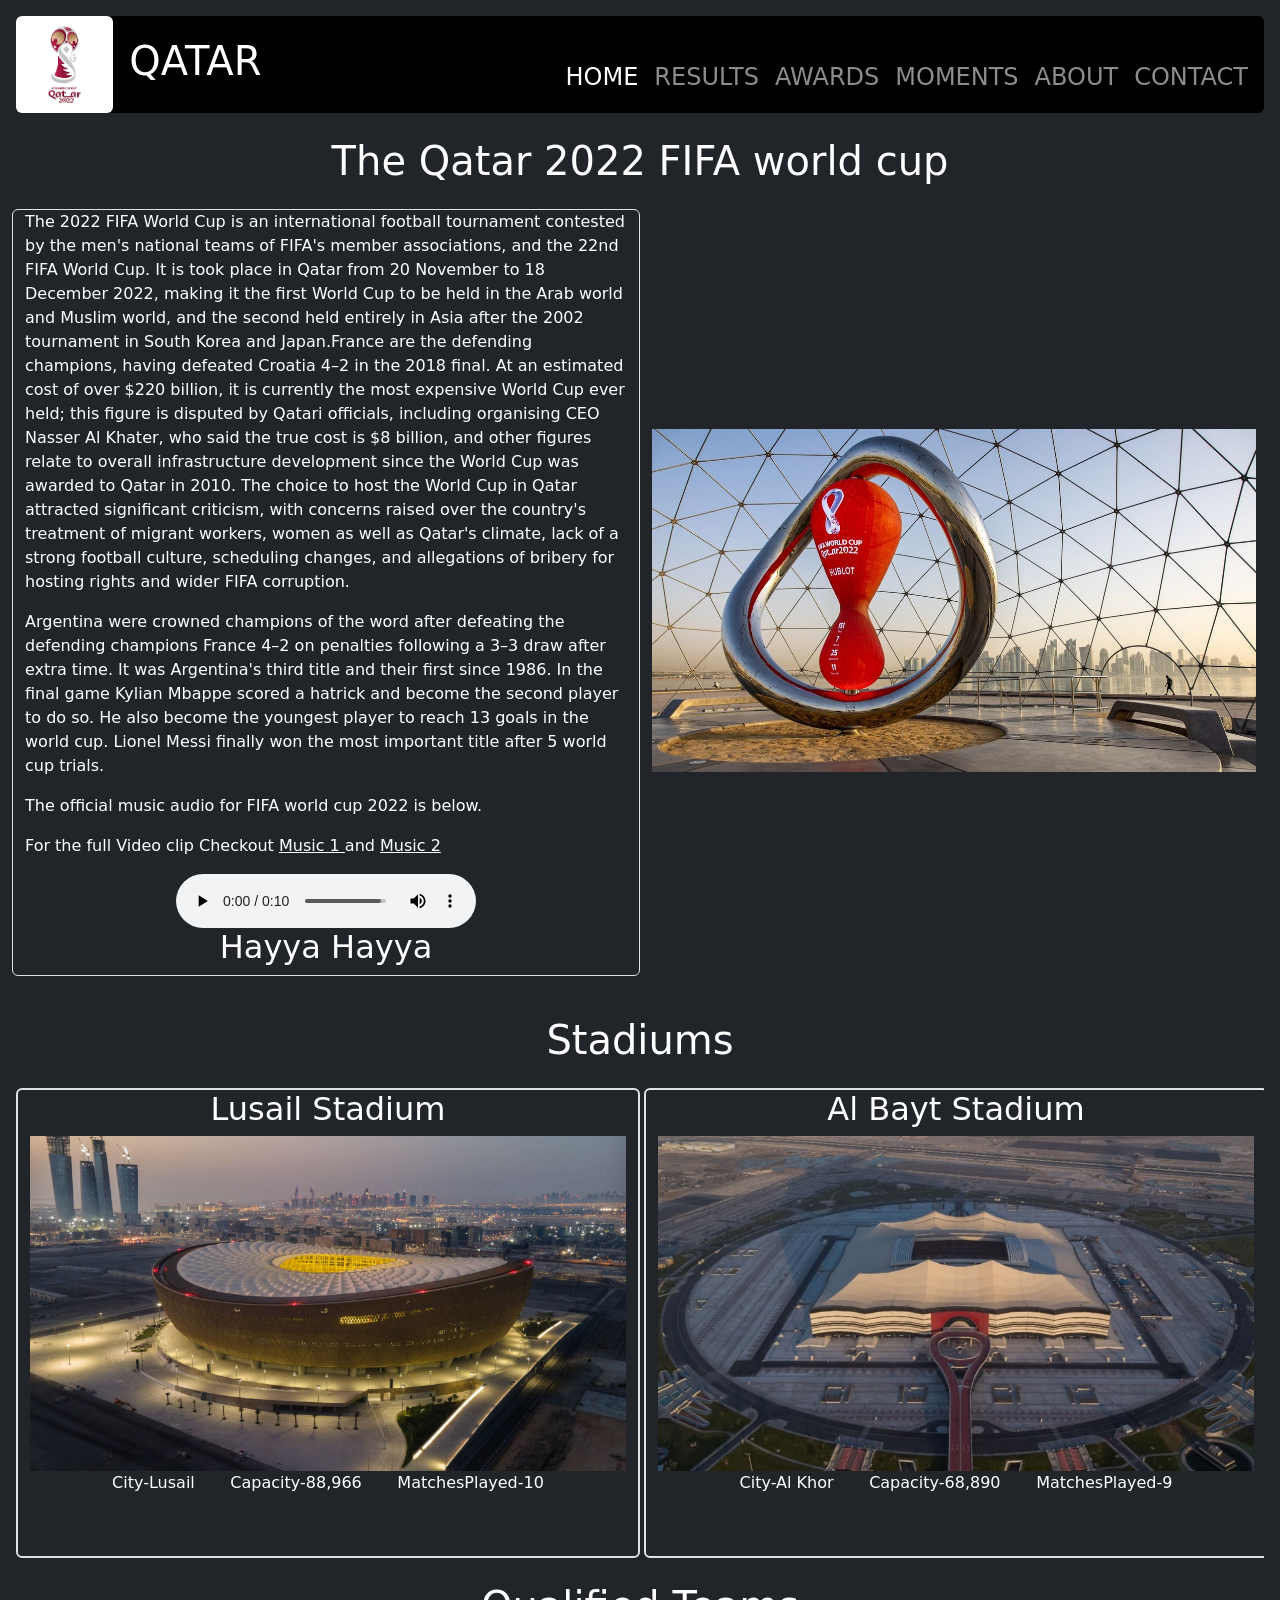
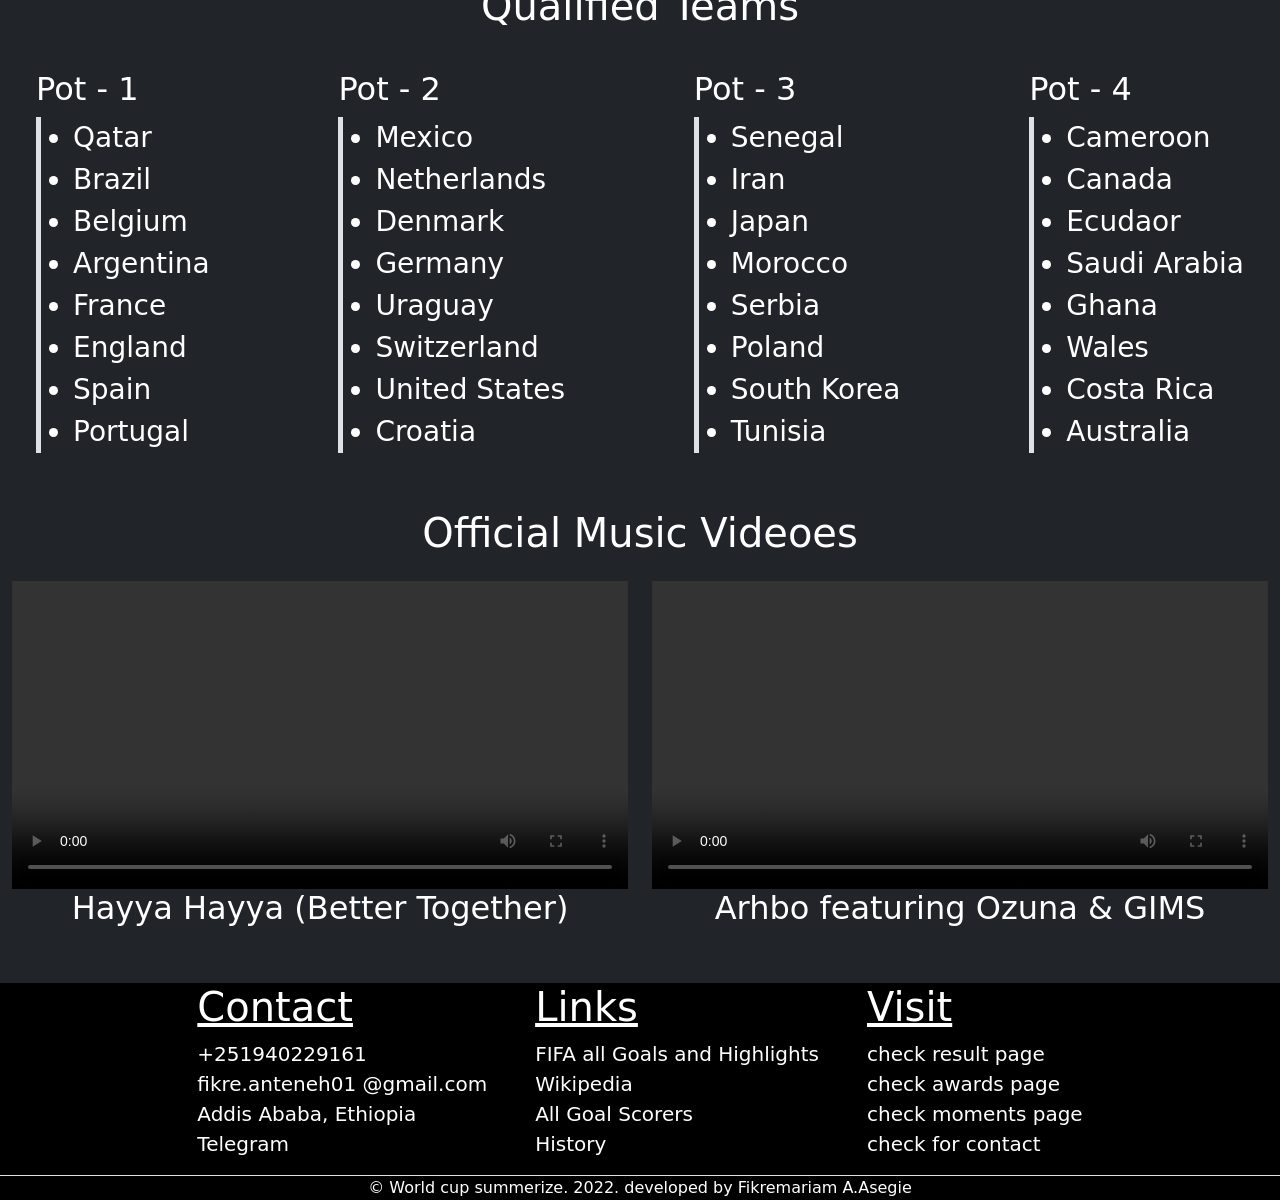
<file: index.html>
<!DOCTYPE html>
<html lang="en">
<head>
    <meta charset="UTF-8">
    <meta http-equiv="X-UA-Compatible" content="IE=edge">
    <meta name="viewport" content="width=device-width, initial-scale=1.0">
    <title>Home</title>
    <link rel="icon" href="images/cup.png">
    <link rel="stylesheet" href="bootstrap/css/bootstrap.min.css">
</head>
<body class="bg-dark text-white">
    <header class="navbar navbar-dark navbar-expand-lg bg-body-tertiary bg-black p-0 m-3 rounded d-flex align-items-center position-relative">     
        <div class="navbar-brand d-flex align-items-center p-0 m-0">
            <img class="img-fluid rounded w-25" src="../images/cup.png" alt="Logo for qatar world cup">
            <h1 class="mx-3"> QATAR  </h1>
        </div>

        <button class="navbar-toggler position-absolute end-0 top-0 my-3 mx-1" type="button" data-bs-toggle="collapse" data-bs-target="#navbarNav" aria-controls="navbarNav" aria-expanded="false" aria-label="Toggle navigation">
            <span class="navbar-toggler-icon"></span>
        </button>

        <nav class="collapse navbar-collapse justify-content-end m-0" id="navbarNav">
            <menu class="navbar-nav fs-4 p-2">
                <li class="nav-item"><a class="nav-link  active" href="index.html">HOME</a></li>
                <li class="nav-item"><a class="nav-link" href="html/result.html">RESULTS</a></li>
                <li class="nav-item"><a class="nav-link" href="html/awards.html">AWARDS</a></li>
                <li class="nav-item"><a class="nav-link" href="html/moments.html">MOMENTS</a></li>
                <li class="nav-item"><a class="nav-link" href="html/about.html">ABOUT</a></li>
                <li class="nav-item"><a class="nav-link" href="html/contact.html">CONTACT</a></li>
            </menu>
        </nav>
    </header>

    <main>
        <section class="m-4">
            <h1 class="text-center my-4">The Qatar 2022 FIFA world cup </h1>
            <div class="row">
                <article class="col-md-12 col-lg-6 border border-1 mb-3 rounded">
                    <p>
                        The 2022 FIFA World Cup is an international football tournament contested by the men's national teams of FIFA's member associations, and the 22nd FIFA World Cup. It is took place in Qatar from 20 November to 18 December 2022, making it the first World Cup to be held in the Arab world and Muslim world, and the second held entirely in Asia after the 2002 tournament in South Korea and Japan.France are the defending champions, having defeated Croatia 4–2 in the 2018 final. At an estimated cost of over $220 billion, it is currently the most expensive World Cup ever held; this figure is disputed by Qatari officials, including organising CEO Nasser Al Khater, who said the true cost is $8 billion, and other figures relate to overall infrastructure development since the World Cup was awarded to Qatar in 2010. The choice to host the World Cup in Qatar attracted significant criticism, with concerns raised over the country's treatment of migrant workers, women  as well as Qatar's climate, lack of a strong football culture, scheduling changes, and allegations of bribery for hosting rights and wider FIFA corruption. 
                    </p>
                    <p>
                        Argentina were crowned champions of the word after defeating the defending champions France 4–2 on penalties following a 3–3 draw after extra time. It was Argentina's third title and their first since 1986. In the final game Kylian Mbappe scored a hatrick and become the second player to do so. He also become the youngest player to reach 13 goals in the world cup. Lionel Messi finally won the most important title after 5 world cup trials.
                    </p>
                    <p>The official music audio for FIFA world cup 2022 is below.</p>
                    <p>For the full Video clip Checkout <a class="text-white" href="#music1"> Music 1 </a> and <a class="text-white" href="#music2"> Music 2 </a></p>
                    <div class="d-flex flex-column align-items-center" >
                        <audio class="mw-100" controls>
                            <source src="audios/audio.mp3" type="audio/mp3">
                            <track src="audios/audio.vtt" label="English" kind="captions" srclang="en-us" default >
                        </audio>
                        <h2>Hayya Hayya</h2>
                    </div>
                </article>
                <div class="col-md-12 col-lg-6 d-flex align-items-center">
                    <img class="img-fluid" src="images/intro2.jpg" alt="Statue of the world cup in Doha">
                </div>
            </div>
        </section>
        <section class="m-3">
            <h1 class="text-center my-4"> Stadiums</h1>
            <div class="w-100 mx-auto row justify-content-start flex-nowrap overflow-auto gap-1">
                <div class="col-lg-6 col-md-9 col-sm-11 text-center border border-2 rounded">
                    <h2>Lusail Stadium</h2>
                    <figure>
                        <img class="img-fluid w-100"src="images/Lusail Stadium.jpg" alt="Lusail Stadium picture in the city of Lusail">
                        <figcaption>City-Lusail &nbsp&nbsp&nbsp&nbsp&nbsp Capacity-88,966 &nbsp&nbsp&nbsp&nbsp&nbsp MatchesPlayed-10</figcaption>
                    </figure>
                </div>
                <div class="col-lg-6 col-md-9 col-sm-12 text-center border border-2 rounded">
                    <h2>Al Bayt Stadium</h2>
                    <figure>
                        <img class="img-fluid w-100" src="images/Al Bayt Stadium.jpg" alt="Al Bayt Stadium pictures in the city of Al Khor">
                        <figcaption>City-Al Khor  &nbsp&nbsp&nbsp&nbsp&nbsp Capacity-68,890 &nbsp&nbsp&nbsp&nbsp&nbsp MatchesPlayed-9</figcaption>
                    </figure>
                </div >
                <div class="col-lg-6 col-md-9 col-sm-12 text-center border border-2 rounded">
                    <h2>Education City Stadium</h2>
                    <figure>
                        <img class="img-fluid w-100" src="images/Education City Stadium.jpg" alt="Education City Stadium picture in the city of Education">
                        <figcaption>City-Education City &nbsp&nbsp&nbsp&nbsp&nbsp Capacity-44,667 &nbsp&nbsp&nbsp&nbsp&nbsp MatchesPlayed-8</figcaption>
                    </figure>
                </div >
                <div class="col-lg-6 col-md-9 col-sm-12 text-center border border-2 rounded">
                    <h2>Al Thumama Stadium</h2>
                    <figure>
                        <img class="img-fluid w-100" src="images/Al Thumama Stadium.jpg" alt="Al Thumama Stadium picture in the city of Doha">
                        <figcaption>City-Doha &nbsp&nbsp&nbsp&nbsp&nbsp Capacity-44,400 &nbsp&nbsp&nbsp&nbsp&nbsp MatchesPlayed-8</figcaption>
                    </figure>
                </div>
                <div class="col-lg-6 col-md-9 col-sm-12 text-center border border-2 rounded">
                    <h2>Ahmad Bin Ali Stadium</figcaption>
                    <figure>
                        <img class="img-fluid w-100" src="images/Ahmad Bin Ali Stadium.jpg" alt="hmad Bin Ali Stadium picture in the city of Umm Al Afaei">
                        <figcaption>City-Umm Al Afaei &nbsp&nbsp&nbsp&nbsp&nbsp Capacity-45,032 &nbsp&nbsp&nbsp&nbsp&nbsp MatchesPlayed-7 </figcaption>
                    </figure>
                </div>
                <div class="col-lg-6 col-md-9 col-sm-12 text-center border border-2 rounded">
                    <h2>Al Janoub Stadium</h2>
                    <figure>
                        <img class="img-fluid w-100" src="images/Al Janoub Stadium.jpg" alt="Al Janoub Stadium picture in the city of Al Wakrah">
                        <figcaption> City-Al Wakrah &nbsp&nbsp&nbsp&nbsp&nbsp Capacity-44,667 &nbsp&nbsp&nbsp&nbsp&nbsp MatchesPlayed-7 </figcaption>
                    </figure>
                </div>
                <div class="col-lg-6 col-md-9 col-sm-12 text-center border border-2 rounded">
                    <h2> Khalifa International Stadium </h2>
                    <figure>
                        <img class="img-fluid w-100" src="images/Khalifa International Stadium.jpg" alt="Khalifa International Stadium picture in the city of Doha">
                        <figcaption> City-Doha &nbsp&nbsp&nbsp&nbsp&nbsp Capacity-44,857 &nbsp&nbsp&nbsp&nbsp&nbsp MatchesPlayed-7</figcaption>
                    </figure>
                </div>
                <div class="col-lg-6 col-md-9 col-sm-12 text-center border border-2 rounded">
                    <h2>Stadium 974</figcaption>
                    <figure>
                        <img class="img-fluid w-100" src="images/Stadium 974.jpg" alt="Stadium 974 picture in the city of Doha">
                        <figcaption>City-Doha &nbsp&nbsp&nbsp&nbsp&nbsp Capacity-44,089 &nbsp&nbsp&nbsp&nbsp&nbsp MatchesPlayed-7 </figcaption>
                    </figure>
                </div>       
            </div>
        </section>

        <section class="container-fluid">
            <h1 class="text-center my-4">Qualified Teams</h1>
            <div class="d-flex justify-content-start flex-wrap justify-content-between">
                    <div class="px-2 m-3">
                        <h2>Pot - 1</h2>
                        <Ul class="fs-3 border-start border-5">
                            <li>Qatar</li>
                            <li>Brazil</li>
                            <li>Belgium</li>
                            <li>Argentina</li>
                            <li>France</li>
                            <li>England</li>
                            <li>Spain</li>
                            <li>Portugal</li>
                        </Ul>
                    </div>
                    <div class="px-2 m-3">
                        <h2>Pot - 2</h2>
                        <Ul class="fs-3 border-start border-5">
                            <li>Mexico</li>
                            <li>Netherlands</li>
                            <li>Denmark</li>
                            <li>Germany</li>
                            <li>Uraguay</li>
                            <li>Switzerland</li>
                            <li>United States</li>
                            <li>Croatia</li>
                        </Ul>
                    </div class="border-end-0 border-bottom-0 border-top-0 border-5 border-dark border px-2">
                    <div class="px-2 m-3">
                        <h2>Pot - 3</h2>
                        <Ul class="fs-3 border-start border-5">
                            <li>Senegal</li>
                            <li>Iran</li>
                            <li>Japan</li>
                            <li>Morocco</li>
                            <li>Serbia</li>
                            <li>Poland</li>
                            <li>South Korea</li>
                            <li>Tunisia</li>
                        </Ul>
                    </div>
                    <div class="px-2 m-3">
                        <h2>Pot - 4</h2>
                        <Ul class="fs-3 border-start border-5">
                            <li>Cameroon</li>
                            <li>Canada</li>
                            <li>Ecudaor</li>
                            <li>Saudi Arabia</li>
                            <li>Ghana</li>
                            <li>Wales</li>
                            <li>Costa Rica</li>
                            <li>Australia</li>
                        </Ul>
                    </div>
            </div>
        </section>

        <section class="container-fluid">
            <h1 class="text-center my-4">Official Music Videoes</h1>
            <div class="row">
                <div class="col-md-12 col-lg-6 d-flex flex-column align-items-center" id="music1">
                    <video class="w-100" controls>
                        <source src="videos/music1.mp4" type="video/mp4">
                        <track src="videos/music1.vtt" label="English" kind="captions" srclang="en-us" default >
                    </video>
                    <h2 class="text-center">Hayya Hayya (Better Together)</h2>
                </div>
                <div class="col-md-12 col-lg-6 d-flex flex-column align-items-center" id="music2">
                    <video class="w-100" controls>
                        <source src="videos/music2.mp4" type="video/mp4">
                        <track src="videos/music2.vtt" label="Spanish" kind="captions" srclang="sp" default >
                    </video>
                    <h2 class="text-center">Arhbo featuring Ozuna & GIMS</h2>
                </div>
            </div>
        </section>
    </main>

    <footer class="bg-black">
        <div class="d-flex justify-content-center flex-wrap mt-5
         gap-5">
            <div>
                <h1 class="text-decoration-underline"> Contact </h1>
                <ul class="fs-5 list-unstyled">
                    <li><a class="text-white text-decoration-none" href="tel:+251945818635">+251940229161</a></li>
                    <li><a class="text-white text-decoration-none" href="mailto:fikre.anteneh01@gmail.com">fikre.anteneh01 @gmail.com</a></li>
                    <li><a class="text-white text-decoration-none" href="https://goo.gl/maps/9cHXxQKTXWbsYUhf6">Addis Ababa, Ethiopia</a></li>
                    <li><a class="text-white text-decoration-none" href="https://t.me/Fik1ant">Telegram</a></li>
                </ul>
            </div>
            <div>
                <h1 class="text-decoration-underline"> Links </h1>
                <ul class="fs-5 list-unstyled">
                    <li><a class="text-white text-decoration-none" href="https://www.fifa.com/fifaplus/en/tournaments/mens/worldcup/qatar2022/qatar-highlights">FIFA all Goals and Highlights</a></li>
                    <li><a class="text-white text-decoration-none" href="https://en.wikipedia.org/wiki/2022_FIFA_World_Cup"> Wikipedia</a></li>
                    <li><a class="text-white text-decoration-none" href="https://www.bbc.com/sport/football/world-cup/top-scorers"> All Goal Scorers </a></li>
                    <li><a class="text-white text-decoration-none" href="https://en.wikipedia.org/wiki/FIFA_World_Cup"> History </a></li>
                </ul>
            </div>
            <div>
                <h1 class="text-decoration-underline"> Visit </h1>
                <ul class="fs-5 list-unstyled">
                   <li><a class="text-white text-decoration-none" href="html/result.html">check result page</a></li>
                   <li><a class="text-white text-decoration-none" href="html/awards.html">check awards page</a></li>
                   <li><a class="text-white text-decoration-none" href="html/moments.html">check moments page</a></li>
                   <li><a class="text-white text-decoration-none" href="html/contact.html"> check for contact</a></li>
                </ul>
            </div>
        </div>
        <p class="text-center border-1 border-top m-0">&copy World cup summerize. 2022. developed by Fikremariam A.Asegie</p>
    </footer>
<script src="bootstrap/js/bootstrap.min.js"></script>
</body>

</html>
</file>
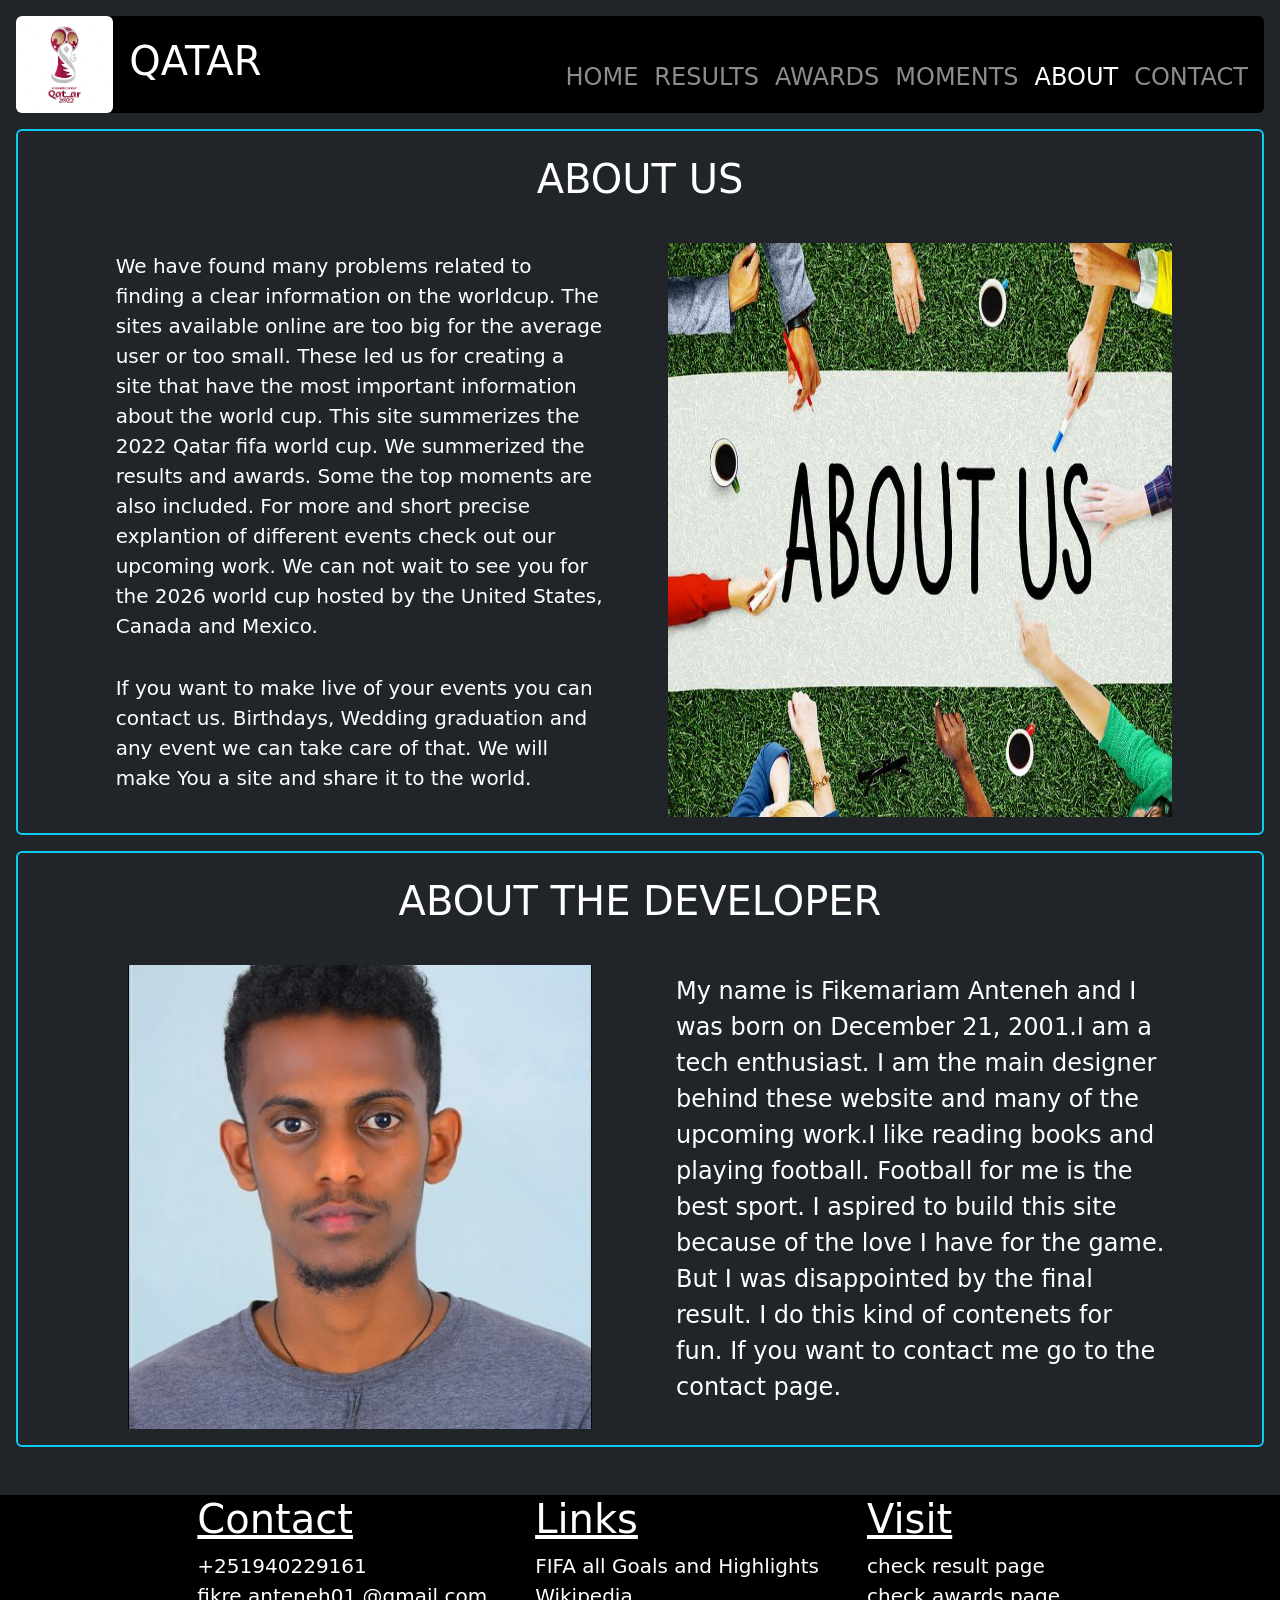
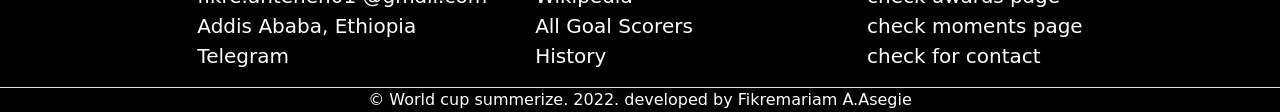
<file: html/about.html>
<!DOCTYPE html>
<html lang="en">
<head>
    <meta charset="UTF-8">
    <meta http-equiv="X-UA-Compatible" content="IE=edge">
    <meta name="viewport" content="width=device-width, initial-scale=1.0">
    <title>About</title>
    <link rel="icon" href="../images/cup.png">
    <link rel="stylesheet" href="../bootstrap/css/bootstrap.min.css">
</head>
<body class="bg-dark text-white" >
    <header class="navbar navbar-dark navbar-expand-lg bg-body-tertiary bg-black p-0 m-3 rounded d-flex align-items-center position-relative">     
        <div class="navbar-brand d-flex align-items-center p-0 m-0">
            <img class="img-fluid rounded w-25" src="../images/cup.png" alt="Logo for qatar world cup">
            <h1 class="mx-3"> QATAR  </h1>
        </div>

        <button class="navbar-toggler position-absolute end-0 top-0 my-3 mx-1" type="button" data-bs-toggle="collapse" data-bs-target="#navbarNav" aria-controls="navbarNav" aria-expanded="false" aria-label="Toggle navigation">
            <span class="navbar-toggler-icon"></span>
        </button>

        <nav class="collapse navbar-collapse justify-content-end m-0" id="navbarNav">
            <menu class="navbar-nav fs-4 p-2">
                <li class="nav-item"><a class="nav-link" href="../index.html">HOME</a></li>
                <li class="nav-item"><a class="nav-link" href="result.html">RESULTS</a></li>
                <li class="nav-item"><a class="nav-link" href="awards.html">AWARDS</a></li>
                <li class="nav-item"><a class="nav-link" href="moments.html">MOMENTS</a></li>
                <li class="nav-item"><a class="nav-link active" href="about.html">ABOUT</a></li>
                <li class="nav-item"><a class="nav-link" href="contact.html">CONTACT</a></li>
            </menu>
        </nav>
    </header>
    <main>
        <section class="border border-2 rounded border-info m-3">
            <h1 class="text-center my-4"> ABOUT US </h1>
            <div class="row d-flex justify-content-center">
                <article class="col-md-12 col-lg-5 m-3 d-flex align-items-center flex-column">
                    <p class="fs-5 p-2">
                        We have found many problems related to finding a clear information on the worldcup. The sites available online are too big for the average user or too small. These led us for creating a site that have the most important information about the world cup. This site summerizes the 2022 Qatar fifa world cup. We summerized the results and awards. Some the top moments are also included. For more and short precise explantion of different events check out our upcoming work. We can not wait to see you for the 2026 world cup hosted by the United States, Canada and Mexico.
                    </p>
                    <p class="fs-5 p-2">
                        If you want to make live of your events you can contact us. Birthdays, Wedding graduation and any event we can take care of that. We will make You a site and share it to the world.
                    </p>
                </article>
                <div class="col-md-12 col-lg-5 m-3 d-flex justify-content-center">
                    <img class="img-fluid" src="../images/about us.jpg" alt="about us picture">
                </div>
            </div>
        </section>

        <section class="border border-2 rounded border-info m-3">
            <h1 class="text-center my-4"> ABOUT THE DEVELOPER </h1>
            <div class="row d-flex justify-content-center">
                <div class="col-md-12 col-lg-5 m-3 d-flex justify-content-center">
                    <img class="img-fluid" src="../images/Fikremariam.jpg" alt="developer's pic">
                </div>
                <article class="col-md-12 col-lg-5 m-3 d-flex align-items-center">
                    <p class="fs-4 p-2">
                        My name is Fikemariam Anteneh and I was born on December 21, 2001.I am a tech enthusiast. I am the main designer behind these website and many of the upcoming work.I like reading books and playing football. Football for me is the best sport. I aspired to build this site because of the love I have for the game. But I was disappointed by the final result. I do this kind of contenets for fun. If you want to contact me go to the contact page.
                    </p>
                </article>
            </div>
        </section>
    
    </main>
    
    <footer class="bg-black">
        <div class="d-flex justify-content-center flex-wrap mt-5
         gap-5">
            <div>
                <h1 class="text-decoration-underline"> Contact </h1>
                <ul class="fs-5 list-unstyled">
                    <li><a class="text-white text-decoration-none" href="tel:+251945818635">+251940229161</a></li>
                    <li><a class="text-white text-decoration-none" href="mailto:fikre.anteneh01@gmail.com">fikre.anteneh01 @gmail.com</a></li>
                    <li><a class="text-white text-decoration-none" href="https://goo.gl/maps/9cHXxQKTXWbsYUhf6">Addis Ababa, Ethiopia</a></li>
                    <li><a class="text-white text-decoration-none" href="https://t.me/Fik1ant">Telegram</a></li>
                </ul>
            </div>
            <div>
                <h1 class="text-decoration-underline"> Links </h1>
                <ul class="fs-5 list-unstyled">
                    <li><a class="text-white text-decoration-none" href="https://www.fifa.com/fifaplus/en/tournaments/mens/worldcup/qatar2022/qatar-highlights">FIFA all Goals and Highlights</a></li>
                    <li><a class="text-white text-decoration-none" href="https://en.wikipedia.org/wiki/2022_FIFA_World_Cup"> Wikipedia</a></li>
                    <li><a class="text-white text-decoration-none" href="https://www.bbc.com/sport/football/world-cup/top-scorers"> All Goal Scorers </a></li>
                    <li><a class="text-white text-decoration-none" href="https://en.wikipedia.org/wiki/FIFA_World_Cup"> History </a></li>
                </ul>
            </div>
            <div>
                <h1 class="text-decoration-underline"> Visit </h1>
                <ul class="fs-5 list-unstyled">
                   <li><a class="text-white text-decoration-none" href="result.html">check result page</a></li>
                   <li><a class="text-white text-decoration-none" href="awards.html">check awards page</a></li>
                   <li><a class="text-white text-decoration-none" href="moments.html">check moments page</a></li>
                   <li><a class="text-white text-decoration-none" href="contact.html"> check for contact</a></li>
                </ul>
            </div>
        </div>
        <p class="text-center border-1 border-top m-0">&copy World cup summerize. 2022. developed by Fikremariam A.Asegie</p>
    </footer>
<script src="../bootstrap/js/bootstrap.min.js"></script>
</body>
</html>
</file>
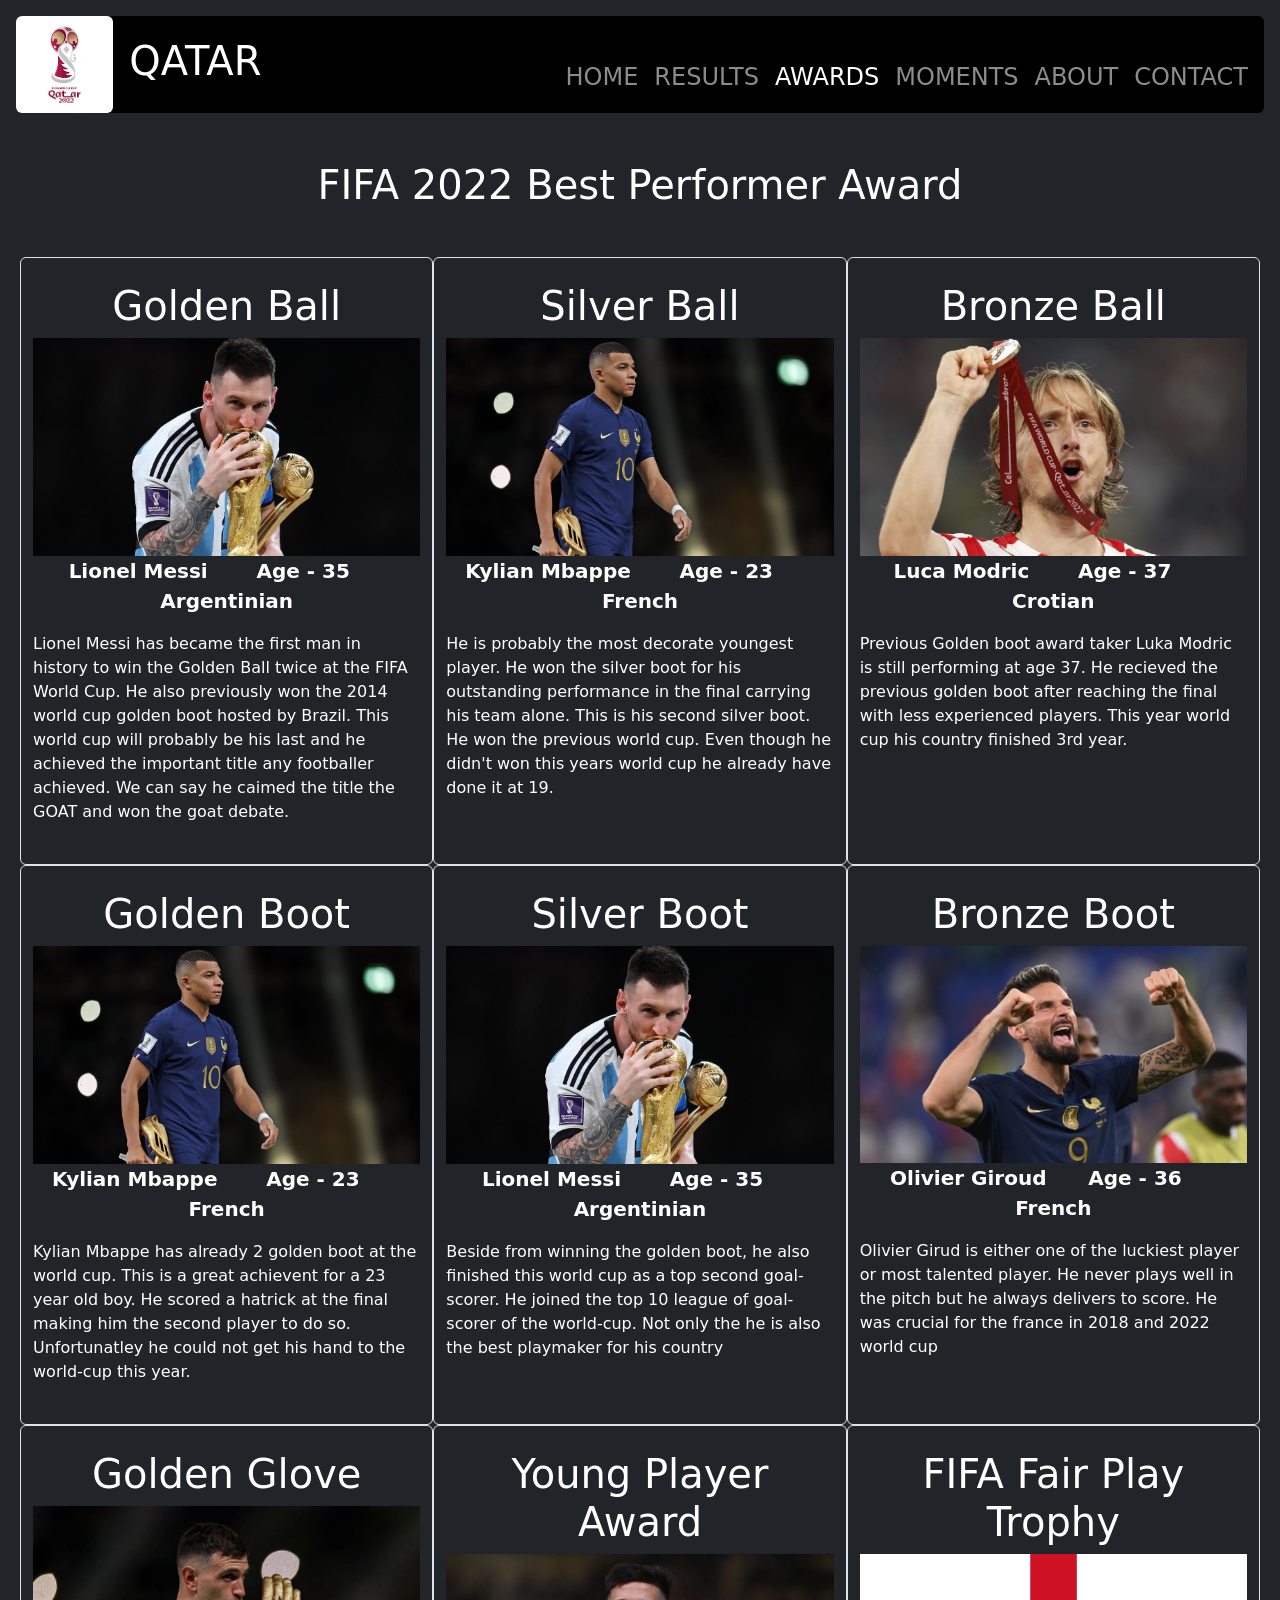
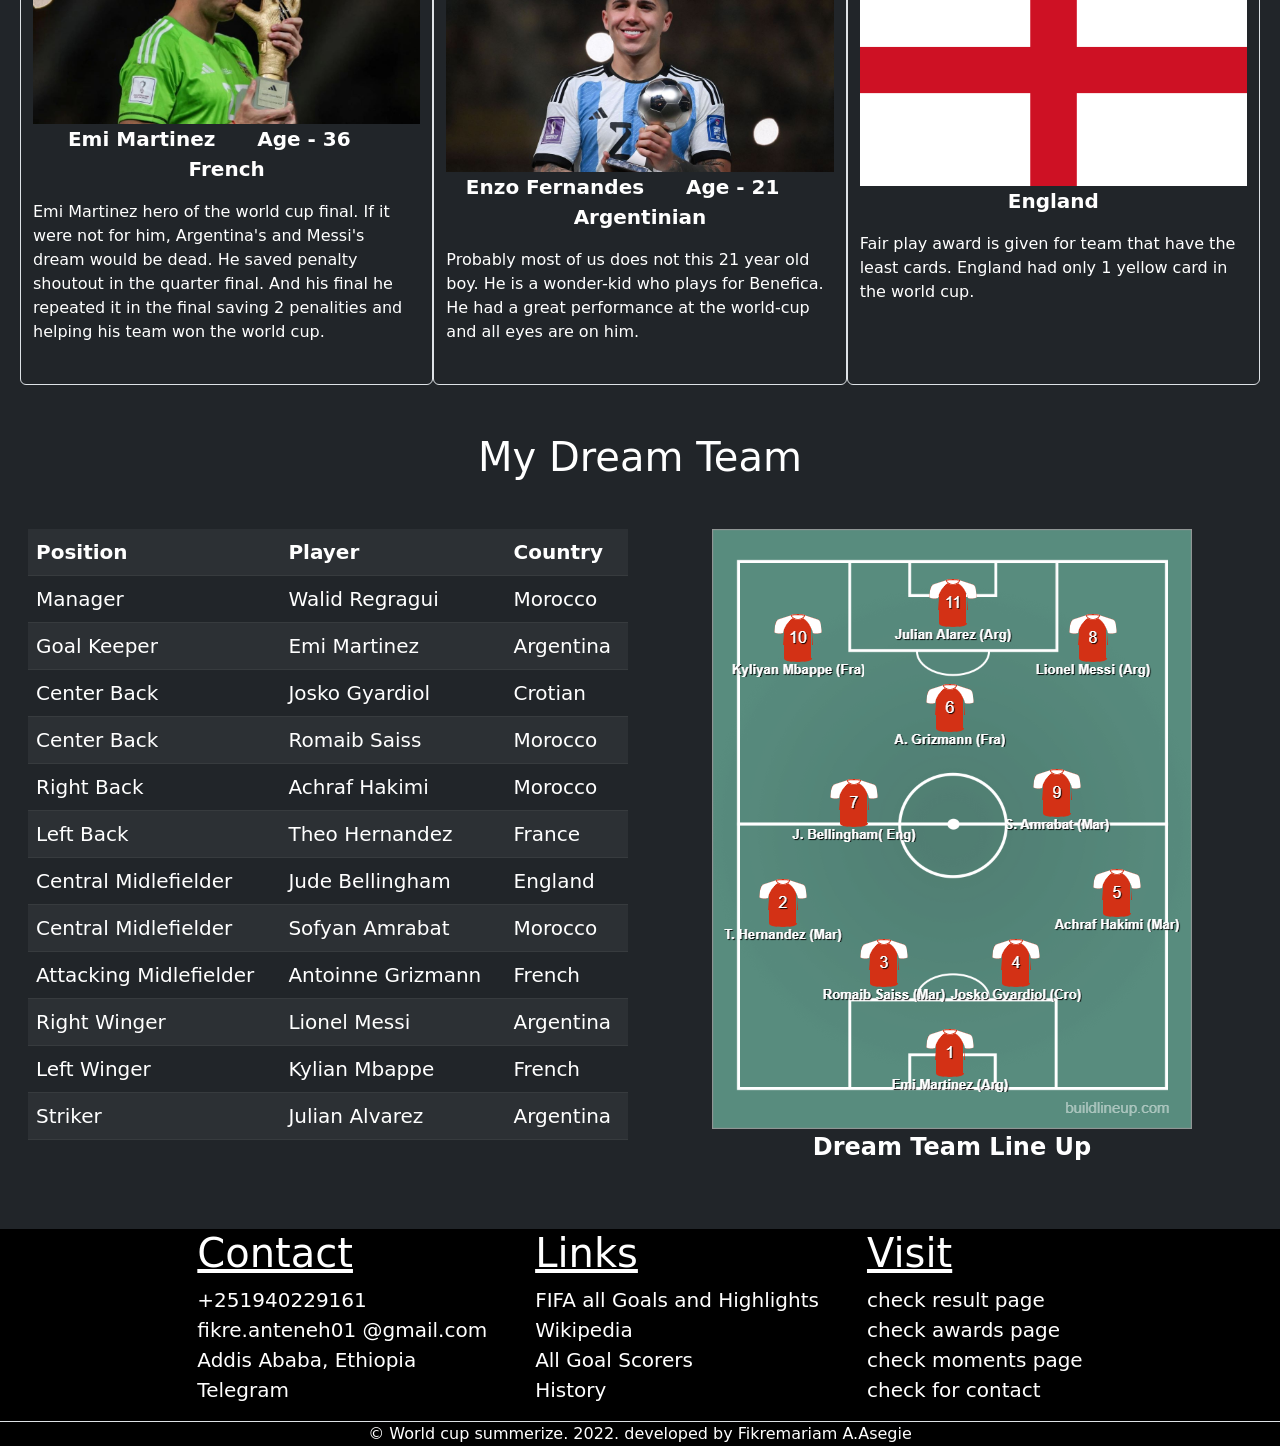
<file: html/awards.html>
<!DOCTYPE html>
<html lang="en">
<head>
    <meta charset="UTF-8">
    <meta http-equiv="X-UA-Compatible" content="IE=edge">
    <meta name="viewport" content="width=device-width, initial-scale=1.0">
    <title>Awards</title>
    <link rel="icon" href="../images/cup.png">
    <link rel="stylesheet" href="../bootstrap/css/bootstrap.min.css">
</head>
<body class="bg-dark text-white">
    <header class="navbar navbar-dark navbar-expand-lg bg-body-tertiary bg-black p-0 m-3 rounded d-flex align-items-center position-relative">     
        <div class="navbar-brand d-flex align-items-center p-0 m-0">
            <img class="img-fluid rounded w-25" src="../images/cup.png" alt="Logo for qatar world cup">
            <h1 class="mx-3"> QATAR  </h1>
        </div>

        <button class="navbar-toggler position-absolute end-0 top-0 my-3 mx-1" type="button" data-bs-toggle="collapse" data-bs-target="#navbarNav" aria-controls="navbarNav" aria-expanded="false" aria-label="Toggle navigation">
            <span class="navbar-toggler-icon"></span>
        </button>

        <nav class="collapse navbar-collapse justify-content-end m-0" id="navbarNav">
            <menu class="navbar-nav fs-4 p-2">
                <li class="nav-item"><a class="nav-link" href="../index.html">HOME</a></li>
                <li class="nav-item"><a class="nav-link" href="result.html">RESULTS</a></li>
                <li class="nav-item"><a class="nav-link active" href="awards.html">AWARDS</a></li>
                <li class="nav-item"><a class="nav-link" href="moments.html">MOMENTS</a></li>
                <li class="nav-item"><a class="nav-link" href="about.html">ABOUT</a></li>
                <li class="nav-item"><a class="nav-link" href="contact.html">CONTACT</a></li>
            </menu>
        </nav>
    </header>
    <main>

        <section class="container-fluid">
            <h1 class="text-center my-5"> FIFA 2022 Best Performer Award</h1>
            <div class="row m-2">
                <div class="col-sm-12 col-md-6 col-lg-4 border border-1 rounded py-4">
                    <h1 class="text-center">Golden Ball</h1>
                    <figure>
                        <img class="img-fluid" src="../images/Lionel Messi.jpg" alt="Lionel Messi's Picture">
                        <figcaption class="text-center lead fw-semibold">Lionel Messi &nbsp&nbsp&nbsp&nbsp&nbsp Age - 35 &nbsp&nbsp&nbsp&nbsp Argentinian</figcaption>
                    </figure>
                    <p>Lionel Messi has became the first man in history to win the Golden Ball twice at the FIFA World Cup. He also previously won the 2014 world cup golden boot hosted by Brazil. This world cup will probably be his last and he achieved the important title any footballer achieved. We can say he caimed the title the GOAT and won the goat debate.  </p>
                </div>
             <div class="col-sm-12 col-md-6 col-lg-4 border border-1 rounded py-4">
                    <h1 class="text-center">Silver Ball</h1>
                    <figure>
                        <img class="img-fluid" src="../images/Kylian Mbappe.jpg" alt="Kylian Mbappe's Picture">
                        <figcaption class="text-center lead fw-semibold">Kylian Mbappe &nbsp&nbsp&nbsp&nbsp&nbsp Age - 23 &nbsp&nbsp&nbsp&nbsp&nbsp French</figcaption>
                    </figure>
                    <p>He is probably the most decorate youngest player. He won the silver boot for his outstanding performance in the final carrying his team alone. This is his second silver boot. He won the previous world cup. Even though he didn't won this years world cup he already have done it at 19. </p>
                </div>
             <div class="col-sm-12 col-md-6 col-lg-4 border border-1 rounded py-4">
                    <h1 class="text-center">Bronze Ball</h1>
                    <figure>
                        <img class="img-fluid" src="../images/Luka Modric.jpg" alt="Luka Modric's Picture">
                        <figcaption class="text-center lead fw-semibold">Luca Modric &nbsp&nbsp&nbsp&nbsp&nbsp Age - 37 &nbsp&nbsp&nbsp&nbsp&nbsp Crotian</figcaption>
                    </figure>
                    <p>Previous Golden boot award taker Luka Modric is still performing at age 37. He recieved the previous golden boot after reaching the final with less experienced players. This year world cup his country finished 3rd year.</p>
                </div>   
               <div class="col-sm-12 col-md-6 col-lg-4 border border-1 rounded py-4">
                    <h1 class="text-center">Golden Boot</h1>
                    <figure>
                        <img class="img-fluid" src="../images/Kylian Mbappe.jpg" alt="Kylian Mbappe's Picture">
                        <figcaption class="text-center lead fw-semibold">Kylian Mbappe &nbsp&nbsp&nbsp&nbsp&nbsp Age - 23 &nbsp&nbsp&nbsp&nbsp&nbsp French</figcaption>
                    </figure>
                    <p>Kylian Mbappe has already 2 golden boot at the world cup. This is a great achievent for a 23 year old boy. He scored a hatrick at the final making him the second player to do so. Unfortunatley he could not get his hand to the world-cup this year.</p>
                </div>
             <div class="col-sm-12 col-md-6 col-lg-4 border border-1 rounded py-4">
                    <h1 class="text-center">Silver Boot</h1>
                    <figure>
                        <img class="img-fluid" src="../images/Lionel Messi.jpg" alt="Lionel Messi's Picture">
                        <figcaption class="text-center lead fw-semibold">Lionel Messi &nbsp&nbsp&nbsp&nbsp&nbsp Age - 35 &nbsp&nbsp&nbsp&nbsp Argentinian</figcaption>
                    </figure>
                    <p>Beside from winning the golden boot, he also finished this world cup as a top second goal-scorer. He joined the top 10 league of goal-scorer of the world-cup. Not only the he is also the best playmaker for his country</p>
                </div>
             <div class="col-sm-12 col-md-6 col-lg-4 border border-1 rounded py-4">
                    <h1 class="text-center">Bronze Boot</h1>
                    <figure>
                        <img class="img-fluid" src="../images/Olivier Giroud.jpg" alt="Olivier Giroud's Picture">
                        <figcaption class="text-center lead fw-semibold">Olivier Giroud &nbsp&nbsp&nbsp&nbsp Age - 36 &nbsp&nbsp&nbsp&nbsp French</figcaption>
                    </figure>
                    <p>Olivier Girud is either one of the luckiest player or most talented player. He never plays well in the pitch but he always delivers to score. He was crucial for the france in 2018 and 2022 world cup </p>
                </div>
             <div class="col-sm-12 col-md-6 col-lg-4 border border-1 rounded py-4">
                    <h1 class="text-center">Golden Glove</h1>
                    <figure>
                        <img class="img-fluid" src="../images/Emi Martinez.jpg" alt="Emi Martinez's Picture">
                        <figcaption class="text-center lead fw-semibold">Emi Martinez &nbsp&nbsp&nbsp&nbsp Age - 36 &nbsp&nbsp&nbsp&nbsp French</figcaption>
                    </figure>
                    <p> Emi Martinez hero of the world cup final. If it were not for him, Argentina's and Messi's dream would be dead. He saved penalty shoutout in the quarter final. And his final he repeated it in the final saving 2 penalities and helping his team won the world cup. </p>
                </div>
             <div class="col-sm-12 col-md-6 col-lg-4 border border-1 rounded py-4">
                    <h1 class="text-center"> Young Player Award </h1>
                    <figure>
                        <img class="img-fluid" src="../images/Enzo Fernandez.jpg" alt="Enzo Fernandes' Picture">
                        <figcaption class="text-center lead fw-semibold"> Enzo Fernandes &nbsp&nbsp&nbsp&nbsp Age - 21 &nbsp&nbsp&nbsp&nbsp Argentinian</figcaption>
                    </figure>
                    <p>Probably most of us does not this 21 year old boy. He is a wonder-kid who plays for Benefica. He had a great performance at the world-cup and all eyes are on him.</p>
                </div>
             <div class="col-sm-12 col-md-6 col-lg-4 border border-1 rounded py-4">
                    <h1 class="text-center">FIFA Fair Play Trophy</h1>
                    <figure>
                        <img class="img-fluid" src="../images/England.png" alt="Olivier Giroud's Picture">
                        <figcaption class="text-center lead fw-semibold">England</figcaption>
                    </figure>
                    <p> Fair play award is given for team that have the least cards. England had only 1 yellow card in the world cup.</p>
                </div>
            </div>
        </section>
        
        <section class="container-fluid">
            <h1 class="text-center my-5"> My Dream Team</h1>
            <div class="row m-1">
                <div class="col-lg">
                    <table class="table table-dark table-striped">
                        <tr class="fs-5">
                            <th > Position </th>
                            <th > Player </th>
                            <th > Country </th>
                        </tr>
                        <tr class="fs-5">
                            <td class=""> Manager </td>
                            <td> Walid Regragui </td>
                            <td> Morocco </td> 
                        </tr>
                        <tr class="fs-5">
                            <td>Goal Keeper </td>
                            <td> Emi Martinez </td>
                            <td> Argentina </td> 
                        </tr>
                        <tr class="fs-5">
                            <td> Center Back </td>
                            <td> Josko Gyardiol </td>
                            <td> Crotian </td> 
                        </tr>
                        <tr class="fs-5">
                            <td>Center Back</td>
                            <td> Romaib Saiss </td>
                            <td> Morocco </td> 
                        </tr>
                        <tr class="fs-5">
                            <td> Right Back</td>
                            <td> Achraf Hakimi </td>
                            <td> Morocco </td> 
                        </tr>
                        <tr class="fs-5">
                            <td> Left Back </td>
                            <td> Theo Hernandez </td>
                            <td> France </td> 
                        </tr>
                        <tr class="fs-5">
                            <td> Central Midlefielder </td>
                            <td> Jude Bellingham </td>
                            <td> England </td> 
                        </tr>
                        <tr class="fs-5">
                            <td> Central Midlefielder </td>
                            <td> Sofyan Amrabat </td>
                            <td> Morocco </td> 
                        </tr>
                        <tr class="fs-5">
                            <td> Attacking Midlefielder </td>
                            <td> Antoinne Grizmann </td>
                            <td> French </td> 
                        </tr>
                        <tr class="fs-5">
                            <td> Right Winger </td>
                            <td> Lionel Messi </td>
                            <td> Argentina </td> 
                        </tr>
                        <tr class="fs-5">
                            <td> Left Winger </td>
                            <td> Kylian Mbappe </td>
                            <td> French </td> 
                        </tr>
                        <tr class="fs-5">
                            <td> Striker </td>
                            <td> Julian Alvarez </td>
                            <td> Argentina </td> 
                        </tr>
                        
                    </table>
                </div>
                <div class="col-lg" >
                    <figure class="text-center">
                        <img class="img-fluid" src="../images/lineup.png" alt="Dream team Formation Picture">
                        <figcaption class="text-left lead fw-semibold fs-4"> Dream Team Line Up</figcaption>
                    </figure>
                </div>

            </div>
        </section>
    </main>
    <footer class="bg-black">
        <div class="d-flex justify-content-center flex-wrap mt-5
         gap-5">
            <div>
                <h1 class="text-decoration-underline"> Contact </h1>
                <ul class="fs-5 list-unstyled">
                    <li><a class="text-white text-decoration-none" href="tel:+251945818635">+251940229161</a></li>
                    <li><a class="text-white text-decoration-none" href="mailto:fikre.anteneh01@gmail.com">fikre.anteneh01 @gmail.com</a></li>
                    <li><a class="text-white text-decoration-none" href="https://goo.gl/maps/9cHXxQKTXWbsYUhf6">Addis Ababa, Ethiopia</a></li>
                    <li><a class="text-white text-decoration-none" href="https://t.me/Fik1ant">Telegram</a></li>
                </ul>
            </div>
            <div>
                <h1 class="text-decoration-underline"> Links </h1>
                <ul class="fs-5 list-unstyled">
                    <li><a class="text-white text-decoration-none" href="https://www.fifa.com/fifaplus/en/tournaments/mens/worldcup/qatar2022/qatar-highlights">FIFA all Goals and Highlights</a></li>
                    <li><a class="text-white text-decoration-none" href="https://en.wikipedia.org/wiki/2022_FIFA_World_Cup"> Wikipedia</a></li>
                    <li><a class="text-white text-decoration-none" href="https://www.bbc.com/sport/football/world-cup/top-scorers"> All Goal Scorers </a></li>
                    <li><a class="text-white text-decoration-none" href="https://en.wikipedia.org/wiki/FIFA_World_Cup"> History </a></li>
                </ul>
            </div>
            <div>
                <h1 class="text-decoration-underline"> Visit </h1>
                <ul class="fs-5 list-unstyled">
                   <li><a class="text-white text-decoration-none" href="result.html">check result page</a></li>
                   <li><a class="text-white text-decoration-none" href="awards.html">check awards page</a></li>
                   <li><a class="text-white text-decoration-none" href="moments.html">check moments page</a></li>
                   <li><a class="text-white text-decoration-none" href="contact.html"> check for contact</a></li>
                </ul>
            </div>
        </div>
        <p class="text-center border-1 border-top m-0">&copy World cup summerize. 2022. developed by Fikremariam A.Asegie</p>
    </footer>
<script src="../bootstrap/js/bootstrap.min.js"></script>
</body>
</html>
</file>
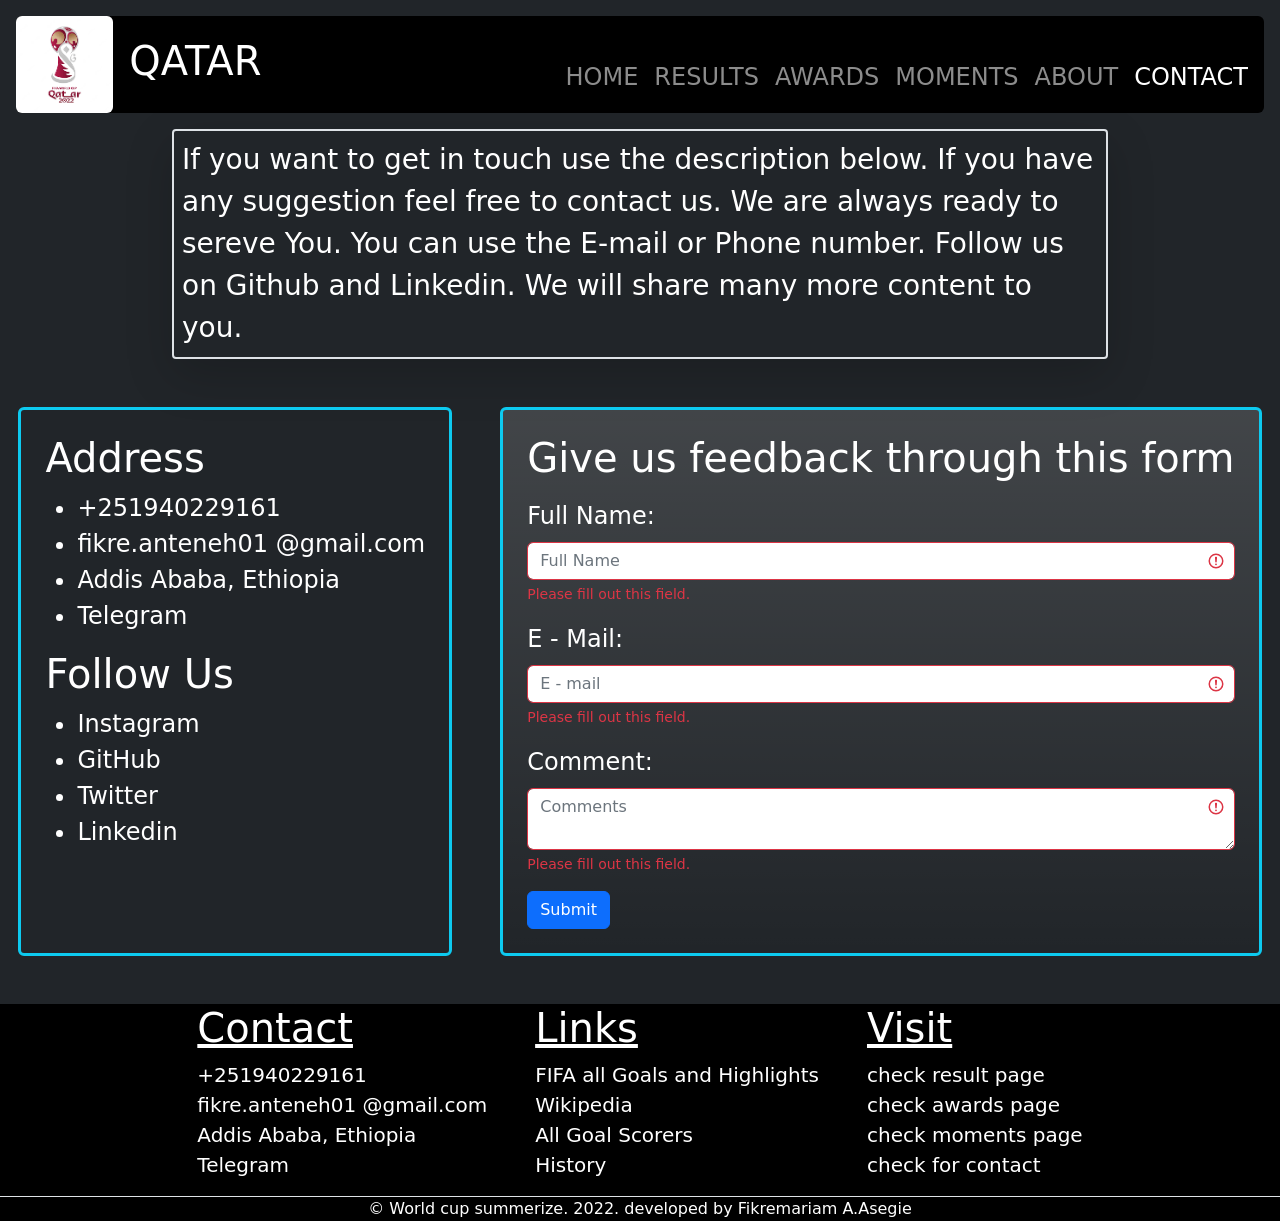
<file: html/contact.html>
<!DOCTYPE html>
<html lang="en">
<head>
    <meta charset="UTF-8">
    <meta http-equiv="X-UA-Compatible" content="IE=edge">
    <meta name="viewport" content="width=device-width, initial-scale=1.0">
    <title>Contact</title>
    <link rel="icon" href="../images/cup.png">
    <link rel="stylesheet" href="../bootstrap/css/bootstrap.min.css">
</head>
<body class="bg-dark text-white">
    <header class="navbar navbar-dark navbar-expand-lg bg-body-tertiary bg-black p-0 m-3 rounded d-flex align-items-center position-relative">     
        <div class="navbar-brand d-flex align-items-center p-0 m-0">
            <img class="img-fluid rounded w-25" src="../images/cup.png" alt="Logo for qatar world cup">
            <h1 class="mx-3"> QATAR  </h1>
        </div>

        <button class="navbar-toggler position-absolute end-0 top-0 my-3 mx-1" type="button" data-bs-toggle="collapse" data-bs-target="#navbarNav" aria-controls="navbarNav" aria-expanded="false" aria-label="Toggle navigation">
            <span class="navbar-toggler-icon"></span>
        </button>

        <nav class="collapse navbar-collapse justify-content-end m-0" id="navbarNav">
            <menu class="navbar-nav fs-4 p-2">
                <li class="nav-item"><a class="nav-link" href="../index.html">HOME</a></li>
                <li class="nav-item"><a class="nav-link" href="result.html">RESULTS</a></li>
                <li class="nav-item"><a class="nav-link" href="awards.html">AWARDS</a></li>
                <li class="nav-item"><a class="nav-link" href="moments.html">MOMENTS</a></li>
                <li class="nav-item"><a class="nav-link" href="about.html">ABOUT</a></li>
                <li class="nav-item"><a class="nav-link active" href="contact.html">CONTACT</a></li>
            </menu>
        </nav>
    </header>

    <main>
        <article class="row m-3">
            <p class="fs-3 col-md-11 col-lg-9 m-auto border border-2 rounded-1 p-2 shadow-lg">
                If you want to get in touch use the description below. If you have any suggestion feel free to contact us. We are always ready to sereve You. You can use the E-mail or Phone number. Follow us on Github and Linkedin. We will share many more content to you.
            </p>
        </article>
        <div class="container-fluid d-flex flex-wrap justify-content-center gap-5 mt-5">
            <section class="border border-3 border-info rounded p-4">
                <div>
                    <h1>Address</h1>
                    <ul class="fs-4">
                        <li><a class="text-white text-decoration-none" href="tel:+251945818635">+251940229161</a></li>
                        <li><a class="text-white text-decoration-none" href="mailto:fikre.anteneh01@gmail.com">fikre.anteneh01 @gmail.com</a></li>
                        <li><a class="text-white text-decoration-none" href="https://goo.gl/maps/9cHXxQKTXWbsYUhf6">Addis Ababa, Ethiopia</a></li>
                        <li><a class="text-white text-decoration-none" href="https://t.me/Fik1ant">Telegram</a></li>
                    </ul>
                </div>
                <div>
                    <h1>Follow Us</h1>
                    <ul class="fs-4">
                        <li><a class="text-white text-decoration-none" href="https://www.instagram.com/fikre.anteneh/">Instagram</a></li>
                        <li><a class="text-white text-decoration-none" href="https://github.com/fikreanteneh">GitHub</a></li>
                        <li><a class="text-white text-decoration-none" href="https://twitter.com/fikre_anteneh">Twitter</a></li>
                        <li><a class="text-white text-decoration-none" href="https://www.linkedin.com/in/fikremariam-anteneh-b71ab0202/">Linkedin</a></li>
                    </ul>
                </div>
            </section>

            <aside class="border border-3 border-info rounded p-4 bg-gradient">
                <h1>Give us feedback through this form</h1>
                <form class="was-validated">
                    <div class="mb-3 mt-3">
                        <label class="fs-4 form-label" for="fname">Full Name:</label>
                        <input class="form-control" type="text" id="fname" placeholder="Full Name" name="fname" required>
                        <div class="valid-feedback">Valid.</div>
                        <div class="invalid-feedback">Please fill out this field.</div>
                    </div>
                    <div class="mb-3 mt-3">
                        <label class="fs-4 form-label" for="email">E - Mail:</label>
                        <input class="form-control" type="text" id="email" name="email" placeholder="E - mail" required>
                        <div class="valid-feedback">Valid.</div>
                        <div class="invalid-feedback">Please fill out this field.</div>
                    </div>
                    <div class="mb-3 mt-3">
                        <label class="fs-4 form-label" for="comment"> Comment: </label>
                        <textarea class="form-control" id="comment" name="comment" placeholder="Comments" required></textarea>
                        <div class="valid-feedback">Valid.</div>
                        <div class="invalid-feedback">Please fill out this field.</div>
                    </div>
                    
                    <input class="btn btn-primary" type="submit" value="Submit">
                </form>
            </aside>
        </div>
    </main>

    <footer class="bg-black">
        <div class="d-flex justify-content-center flex-wrap mt-5
         gap-5">
            <div>
                <h1 class="text-decoration-underline"> Contact </h1>
                <ul class="fs-5 list-unstyled">
                    <li><a class="text-white text-decoration-none" href="tel:+251945818635">+251940229161</a></li>
                    <li><a class="text-white text-decoration-none" href="mailto:fikre.anteneh01@gmail.com">fikre.anteneh01 @gmail.com</a></li>
                    <li><a class="text-white text-decoration-none" href="https://goo.gl/maps/9cHXxQKTXWbsYUhf6">Addis Ababa, Ethiopia</a></li>
                    <li><a class="text-white text-decoration-none" href="https://t.me/Fik1ant">Telegram</a></li>
                </ul>
            </div>
            <div>
                <h1 class="text-decoration-underline"> Links </h1>
                <ul class="fs-5 list-unstyled">
                    <li><a class="text-white text-decoration-none" href="https://www.fifa.com/fifaplus/en/tournaments/mens/worldcup/qatar2022/qatar-highlights">FIFA all Goals and Highlights</a></li>
                    <li><a class="text-white text-decoration-none" href="https://en.wikipedia.org/wiki/2022_FIFA_World_Cup"> Wikipedia</a></li>
                    <li><a class="text-white text-decoration-none" href="https://www.bbc.com/sport/football/world-cup/top-scorers"> All Goal Scorers </a></li>
                    <li><a class="text-white text-decoration-none" href="https://en.wikipedia.org/wiki/FIFA_World_Cup"> History </a></li>
                </ul>
            </div>
            <div>
                <h1 class="text-decoration-underline"> Visit </h1>
                <ul class="fs-5 list-unstyled">
                   <li><a class="text-white text-decoration-none" href="result.html">check result page</a></li>
                   <li><a class="text-white text-decoration-none" href="awards.html">check awards page</a></li>
                   <li><a class="text-white text-decoration-none" href="moments.html">check moments page</a></li>
                   <li><a class="text-white text-decoration-none" href="contact.html"> check for contact</a></li>
                </ul>
            </div>
        </div>
        <p class="text-center border-1 border-top m-0">&copy World cup summerize. 2022. developed by Fikremariam A.Asegie</p>
    </footer>
<script src="../bootstrap/js/bootstrap.min.js"></script>
</body>
</html>
</file>
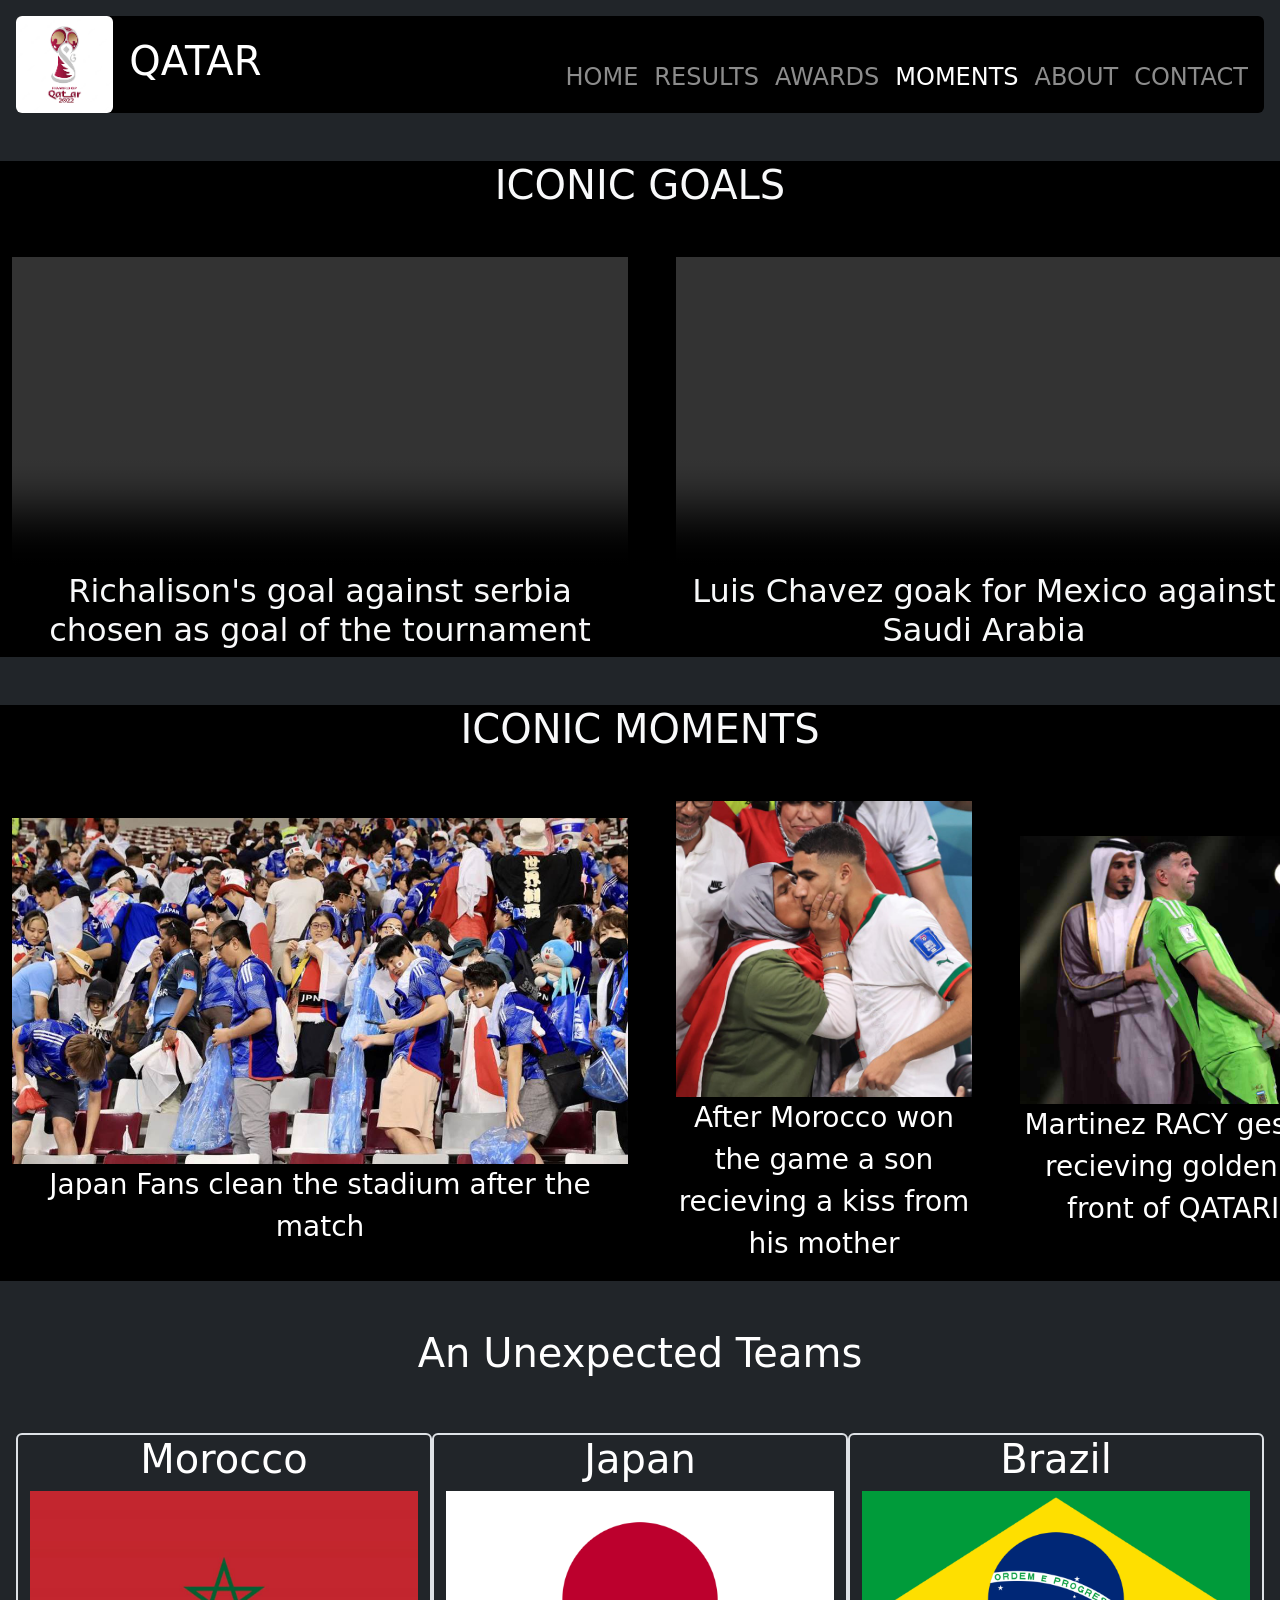
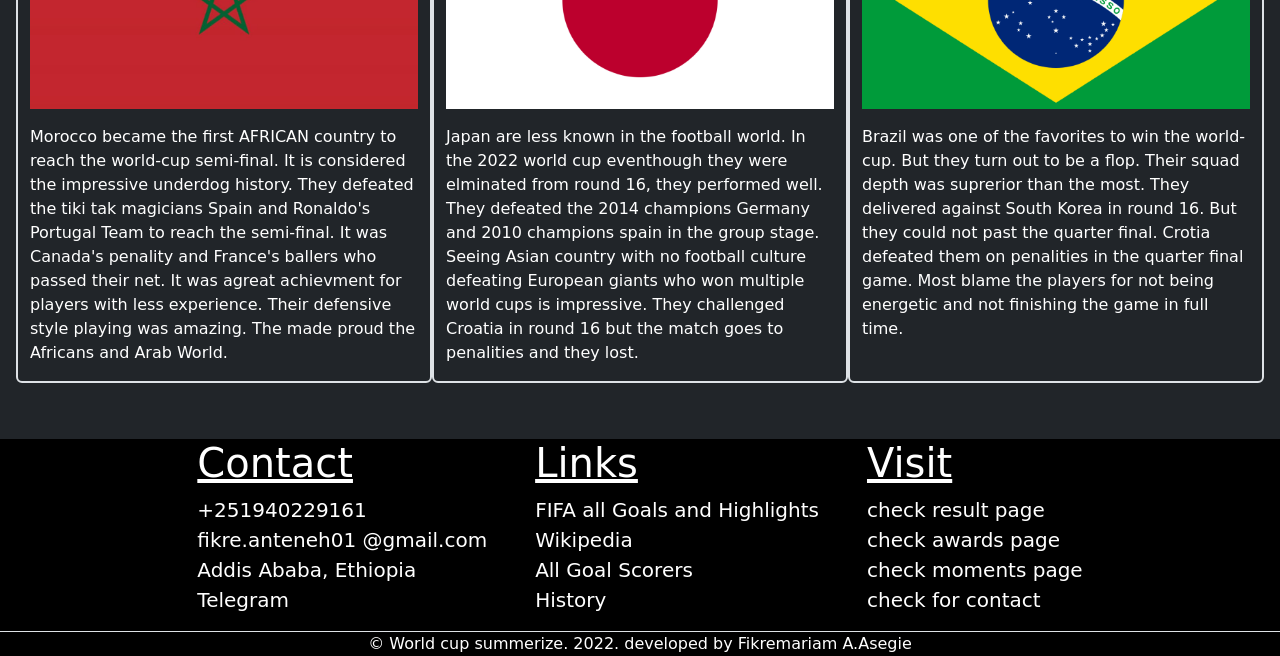
<file: html/moments.html>
<!DOCTYPE html>
<html lang="en">
<head>
    <meta charset="UTF-8">
    <meta http-equiv="X-UA-Compatible" content="IE=edge">
    <meta name="viewport" content="width=device-width, initial-scale=1.0">
    <title>Moments</title>
    <link rel="icon" href="../images/cup.png">
    <link rel="stylesheet" href="../bootstrap/css/bootstrap.min.css">
</head>
<body class="bg-dark text-white">
    <header class="navbar navbar-dark navbar-expand-lg bg-body-tertiary bg-black p-0 m-3 rounded d-flex align-items-center position-relative">     
        <div class="navbar-brand d-flex align-items-center p-0 m-0">
            <img class="img-fluid rounded w-25" src="../images/cup.png" alt="Logo for qatar world cup">
            <h1 class="mx-3"> QATAR  </h1>
        </div>

        <button class="navbar-toggler position-absolute end-0 top-0 my-3 mx-1" type="button" data-bs-toggle="collapse" data-bs-target="#navbarNav" aria-controls="navbarNav" aria-expanded="false" aria-label="Toggle navigation">
            <span class="navbar-toggler-icon"></span>
        </button>

        <nav class="collapse navbar-collapse justify-content-end m-0" id="navbarNav">
            <menu class="navbar-nav fs-4 p-2">
                <li class="nav-item"><a class="nav-link" href="../index.html">HOME</a></li>
                <li class="nav-item"><a class="nav-link" href="result.html">RESULTS</a></li>
                <li class="nav-item"><a class="nav-link" href="awards.html">AWARDS</a></li>
                <li class="nav-item"><a class="nav-link active" href="moments.html">MOMENTS</a></li>
                <li class="nav-item"><a class="nav-link" href="about.html">ABOUT</a></li>
                <li class="nav-item"><a class="nav-link" href="contact.html">CONTACT</a></li>
            </menu>
        </nav>
    </header>
    <main>
        <section class="bg-black">
            <h1 class="text-center text-light my-5">ICONIC GOALS</h1>
            <div class="w-100  mx-auto row justify-content-start gap-4 flex-nowrap overflow-auto"> 
                <div class="col-md-12 col-lg-6 text-center">
                    <video class="w-100" controls>
                        <source src="../videos/Richarlison goal.mp4" type="video/mp4">
                        <track src="../videos/Richarlison goal.vtt" label="English" kind="captions" srclang="en" default >
                    </video>
                    <h2 class="text-light">Richalison's goal against serbia chosen as goal of the tournament</h2>
                </div>
                <div class="col-md-12 col-lg-6 text-center">
                    <video class="w-100" controls>
                        <source src="../videos/Chavez.mp4" type="video/mp4">
                        <track src="../videos/Chavez.vtt" label="English" kind="captions" srclang="en" default >
                    </video>
                    <h2 class="text-light">Luis Chavez goak for Mexico against Saudi Arabia</h2>
                </div>
                <div class="col-md-12 col-lg-6 text-center">
                    <video class="w-100" controls>
                        <source src="../videos/Saka goal.mp4" type="video/mp4">
                        <track src="../videos/Saka goal.vtt" label="English" kind="captions" srclang="en" default >
                    </video>
                    <h2 class="text-light">Bukayu Saka's goal for England vs Iran</h2>
                </div>
            </div>
        </section>

        <section class="bg-black">
            <h1 class="text-center text-light my-5">ICONIC MOMENTS</h1>
            <div class="w-100  mx-auto row justify-content-start gap-4 flex-nowrap align-items-center overflow-auto">
                <figure class="text-center col-md-12 col-lg-6">
                    <img class="img-fluid" src="../images/Japan Fans.jpg" alt="Japan Fans cleaning">
                    <figcaption class="text-center fs-3">Japan Fans clean the stadium after the match</figcaption>
                </figure>
                <figure class="text-center col-md-12 col-lg-3">
                    <img class="img-fluid" src="../images/Mother.jpeg" alt="a Mother kissing her son after a match">
                    <figcaption class="text-center fs-3"> After Morocco won the game a son recieving a kiss from his mother</figcaption>
                </figure>
                <figure class="text-center col-md-12 col-lg-4">
                    <img class="img-fluid" src="../images/Martinez gesture.jpg" alt="Martinez gesture">
                    <figcaption class="text-center fs-3"> Martinez RACY gesture after recieving golden glove in front of QATARI prince</figcaption>
                </figure>
                <figure class="text-center col-md-12 col-lg-4">
                    <img class="img-fluid" src="../images/Arab Commentatary.jpg" alt="Arab commentatry impressed by a girl">
                    <figcaption class="text-center fs-3"> Arab commentatry impressed by the girl in the photo and change his voice. </figcaption>
                </figure>
            </div>
        </section>
       
        <section>
            <h1 class="text-center my-5">An Unexpected Teams</h1>
            <div class="row d-flex justify-content-center m-3">
                <div class="col-lg-4 col-md-11 border border-2 rounded my-2 ">
                    <figure class="col-md-12 col-lg-6e">
                        <figcaption class="h1 text-center"> Morocco</figcaption>
                        <img class="img-fluid" src="../images/Morocco.jpg" alt="Morocco flag">
                    </figure>
                    <p> Morocco became the first AFRICAN country to reach the world-cup semi-final. It is considered the impressive underdog history. They defeated the tiki tak magicians Spain and Ronaldo's Portugal Team to reach the semi-final. It was Canada's penality and France's ballers who passed their net. It was agreat achievment for players with less experience. Their defensive style playing was amazing. The made proud the Africans and Arab World.</p>
                </div>
                <div class="col-lg-4 col-md-11 border border-2 rounded my-2 " >
                    <figure class="col-md-12 col-lg-6e">
                        <figcaption class="h1 text-center"> Japan </figcaption>
                        <img class="img-fluid" src="../images/Japan.png" alt="Japan flag">
                    </figure>
                    <p> Japan are less known in the football world. In the 2022 world cup eventhough they were elminated from round 16, they performed well. They defeated the 2014 champions Germany and 2010 champions spain in the group stage. Seeing Asian country with no football culture defeating European giants who won multiple world cups is impressive. They  challenged Croatia in round 16 but the match goes to penalities and they lost. </p>
                </div>
                <div class="col-lg-4 col-md-11 border border-2 rounded my-2 " >
                    <figure class="col-md-12 col-lg-6e">
                        <figcaption class="h1 text-center"> Brazil </figcaption>
                        <img class="img-fluid" src="../images/Brazil.png" alt="Brazil flag">
                    </figure>
                    <p> Brazil was one of the favorites to win the world-cup. But they turn out to be a flop. Their squad depth was suprerior than the most. They delivered against South Korea in round 16. But they could not past the quarter final. Crotia defeated them on penalities in the quarter final game. Most blame the players for not being energetic and not finishing the game in full time.  </p>
                </div>
            </div>
        </section>
    </main>

    <footer class="bg-black">
        <div class="d-flex justify-content-center flex-wrap mt-5
         gap-5">
            <div>
                <h1 class="text-decoration-underline"> Contact </h1>
                <ul class="fs-5 list-unstyled">
                    <li><a class="text-white text-decoration-none" href="tel:+251945818635">+251940229161</a></li>
                    <li><a class="text-white text-decoration-none" href="mailto:fikre.anteneh01@gmail.com">fikre.anteneh01 @gmail.com</a></li>
                    <li><a class="text-white text-decoration-none" href="https://goo.gl/maps/9cHXxQKTXWbsYUhf6">Addis Ababa, Ethiopia</a></li>
                    <li><a class="text-white text-decoration-none" href="https://t.me/Fik1ant">Telegram</a></li>
                </ul>
            </div>
            <div>
                <h1 class="text-decoration-underline"> Links </h1>
                <ul class="fs-5 list-unstyled">
                    <li><a class="text-white text-decoration-none" href="https://www.fifa.com/fifaplus/en/tournaments/mens/worldcup/qatar2022/qatar-highlights">FIFA all Goals and Highlights</a></li>
                    <li><a class="text-white text-decoration-none" href="https://en.wikipedia.org/wiki/2022_FIFA_World_Cup"> Wikipedia</a></li>
                    <li><a class="text-white text-decoration-none" href="https://www.bbc.com/sport/football/world-cup/top-scorers"> All Goal Scorers </a></li>
                    <li><a class="text-white text-decoration-none" href="https://en.wikipedia.org/wiki/FIFA_World_Cup"> History </a></li>
                </ul>
            </div>
            <div>
                <h1 class="text-decoration-underline"> Visit </h1>
                <ul class="fs-5 list-unstyled">
                   <li><a class="text-white text-decoration-none" href="result.html">check result page</a></li>
                   <li><a class="text-white text-decoration-none" href="awards.html">check awards page</a></li>
                   <li><a class="text-white text-decoration-none" href="moments.html">check moments page</a></li>
                   <li><a class="text-white text-decoration-none" href="contact.html"> check for contact</a></li>
                </ul>
            </div>
        </div>
        <p class="text-center border-1 border-top m-0">&copy World cup summerize. 2022. developed by Fikremariam A.Asegie</p>
    </footer>
<script src="../bootstrap/js/bootstrap.min.js"></script>
</body>
</html>
</file>
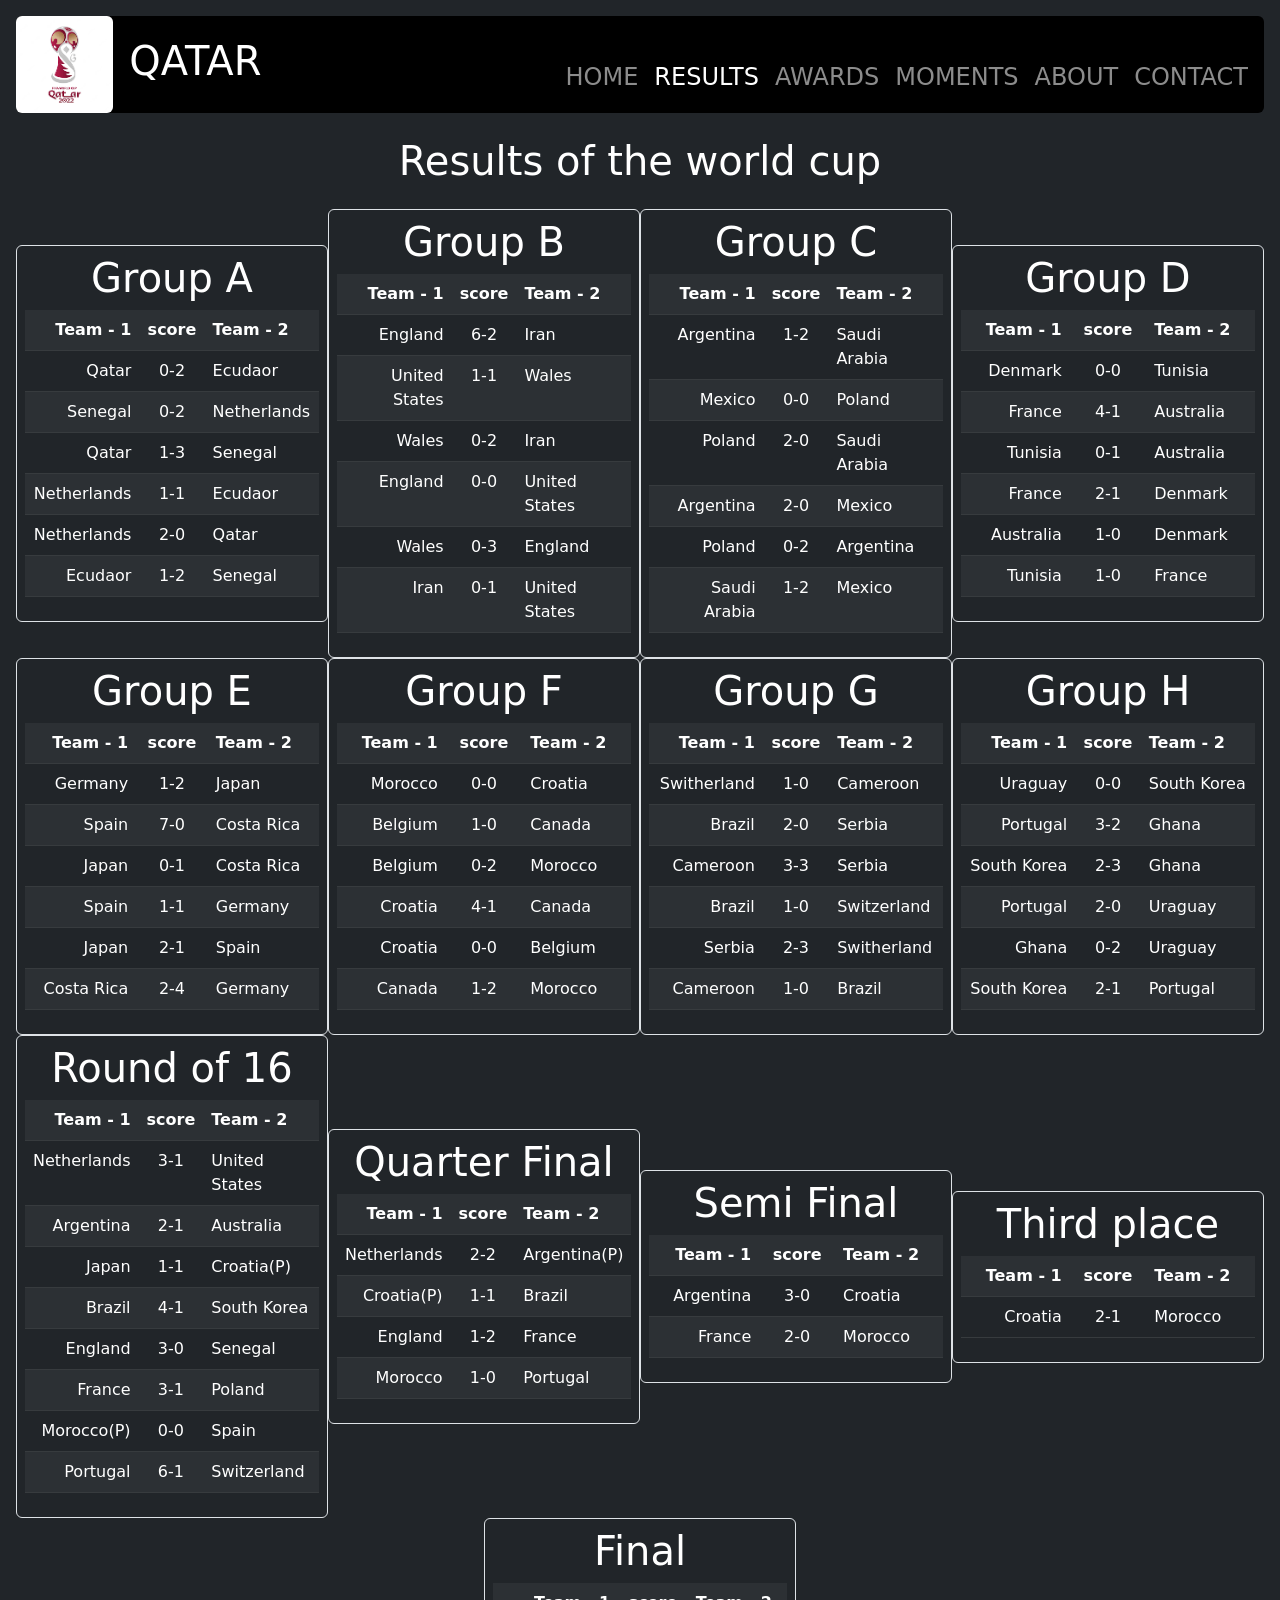
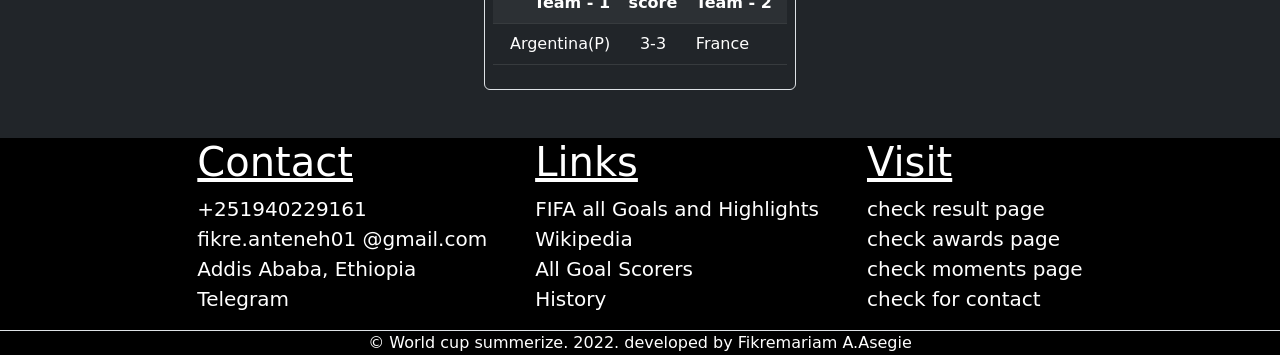
<file: html/result.html>
<!DOCTYPE html>
<html lang="en">
<head>
    <meta charset="UTF-8">
    <meta http-equiv="X-UA-Compatible" content="IE=edge">
    <meta name="viewport" content="width=device-width, initial-scale=1.0">
    <title>Results</title>
    <link rel="icon" href="../images/cup.png">
    <link rel="stylesheet" href="../bootstrap/css/bootstrap.min.css">
</head>
<body class="bg-dark text-white">
    <header class="navbar navbar-dark navbar-expand-lg bg-body-tertiary bg-black p-0 m-3 rounded d-flex align-items-center position-relative">     
        <div class="navbar-brand d-flex align-items-center p-0 m-0">
            <img class="img-fluid rounded w-25" src="../images/cup.png" alt="Logo for qatar world cup">
            <h1 class="mx-3"> QATAR  </h1>
        </div>

        <button class="navbar-toggler position-absolute end-0 top-0 my-3 mx-1" type="button" data-bs-toggle="collapse" data-bs-target="#navbarNav" aria-controls="navbarNav" aria-expanded="false" aria-label="Toggle navigation">
            <span class="navbar-toggler-icon"></span>
        </button>

        <nav class="collapse navbar-collapse justify-content-end m-0" id="navbarNav">
            <menu class="navbar-nav fs-4 p-2">
                <li class="nav-item"><a class="nav-link" href="../index.html">HOME</a></li>
                <li class="nav-item"><a class="nav-link active" href="result.html">RESULTS</a></li>
                <li class="nav-item"><a class="nav-link" href="awards.html">AWARDS</a></li>
                <li class="nav-item"><a class="nav-link" href="moments.html">MOMENTS</a></li>
                <li class="nav-item"><a class="nav-link" href="about.html">ABOUT</a></li>
                <li class="nav-item"><a class="nav-link" href="contact.html">CONTACT</a></li>
            </menu>
        </nav>
    </header>

    <main>
        <section class="m-2">
            <h1 class="text-center my-4">Results of the world cup</h1>
            <div class="row d-flex justify-content-center m-2 align-items-center">
                <div class="col-xl-3 col-lg-4 col-md-6 col-sm-9 border border-1 p-2 rounded h-100 " >
                    <h1 class="text-center" >Group A</h1>
                    <table class="table table-dark table-striped" >
                        <tr>
                            <th class="text-end">Team - 1</th>
                            <th class="text-center">score</th>
                            <th class="text-start">Team - 2</th>
                        </tr>
                        <tr>
                            <td class="text-end">Qatar</td>
                            <td class="text-center">0-2</td>
                            <td class="text-start">Ecudaor</td>
                        </tr>
                        <tr>
                            <td class="text-end">Senegal</td>
                            <td class="text-center">0-2</td>
                            <td class="text-start">Netherlands</td>
                        </tr>
                        <tr>
                            <td class="text-end">Qatar</td>
                            <td class="text-center">1-3</td>
                            <td class="text-start">Senegal</td>
                        </tr>
                        <tr>
                            <td class="text-end">Netherlands</td>
                            <td class="text-center">1-1</td>
                            <td class="text-start">Ecudaor</td>
                        </tr>
                        <tr>
                            <td class="text-end">Netherlands</td>
                            <td class="text-center">2-0</td>
                            <td class="text-start">Qatar</td>
                        </tr>
                        <tr>
                            <td class="text-end">Ecudaor</td>
                            <td class="text-center">1-2</td>
                            <td class="text-start">Senegal</td>
                        </tr>

                    </table>
                </div>
                <div class="col-xl-3 col-lg-4 col-md-6 col-sm-9 border border-1 p-2 rounded h-100" >
                    <h1 class="text-center">Group B</h1>
                    <table class="table table-dark table-striped" >
                        <tr>
                            <th class="text-end">Team - 1</th>
                            <th class="text-center">score</th>
                            <th class="text-start">Team - 2</th>
                        </tr>
                        <tr>
                            <td class="text-end">England</td>
                            <td class="text-center">6-2</td>
                            <td class="text-start">Iran</td>
                        </tr>
                        <tr>
                            <td class="text-end">United States</td>
                            <td class="text-center">1-1</td>
                            <td class="text-start">Wales</td>
                        </tr>
                        <tr>
                            <td class="text-end">Wales</td>
                            <td class="text-center">0-2</td>
                            <td class="text-start">Iran</td>
                        </tr>
                        <tr>
                            <td class="text-end">England</td>
                            <td class="text-center">0-0</td>
                            <td class="text-start">United States</td>
                        </tr>
                        <tr>
                            <td class="text-end">Wales</td>
                            <td class="text-center">0-3</td>
                            <td class="text-start">England</td>
                        </tr>
                        <tr>
                            <td class="text-end">Iran</td>
                            <td class="text-center">0-1</td>
                            <td class="text-start">United States</td>
                        </tr>

                    </table>
                </div>
                <div class="col-xl-3 col-lg-4 col-md-6 col-sm-9 border border-1 p-2 rounded h-100" >
                    <h1 class="text-center">Group C</h1>
                    <table class="table table-dark table-striped" >
                        <tr>
                            <th class="text-end">Team - 1</th>
                            <th class="text-center">score</th>
                            <th class="text-start">Team - 2</th>
                        </tr>
                        <tr>
                            <td class="text-end">Argentina</td>
                            <td class="text-center">1-2</td>
                            <td class="text-start">Saudi Arabia</td>
                        </tr>
                        <tr>
                            <td class="text-end">Mexico</td>
                            <td class="text-center">0-0</td>
                            <td class="text-start">Poland</td>
                        </tr>
                        <tr>
                            <td class="text-end">Poland</td>
                            <td class="text-center">2-0</td>
                            <td class="text-start">Saudi Arabia</td>
                        </tr>
                        <tr>
                            <td class="text-end">Argentina</td>
                            <td class="text-center">2-0</td>
                            <td class="text-start">Mexico</td>
                        </tr>
                        <tr>
                            <td class="text-end">Poland</td>
                            <td class="text-center">0-2</td>
                            <td class="text-start">Argentina</td>
                        </tr>
                        <tr>
                            <td class="text-end">Saudi Arabia</td>
                            <td class="text-center">1-2</td>
                            <td class="text-start">Mexico</td>
                        </tr>

                    </table>
                </div>
                
                <div class="col-xl-3 col-lg-4 col-md-6 col-sm-9 border border-1 p-2 rounded h-100" >
                    <h1 class="text-center">Group D</h1>
                    <table class="table table-dark table-striped" >
                        <tr>
                            <th class="text-end">Team - 1</th>
                            <th class="text-center">score</th>
                            <th class="text-start">Team - 2</th>
                        </tr>
                        <tr>
                            <td class="text-end">Denmark</td>
                            <td class="text-center">0-0</td>
                            <td class="text-start">Tunisia</td>
                        </tr>
                        <tr>
                            <td class="text-end">France</td>
                            <td class="text-center">4-1</td>
                            <td class="text-start">Australia</td>
                        </tr>
                        <tr>
                            <td class="text-end">Tunisia</td>
                            <td class="text-center">0-1</td>
                            <td class="text-start">Australia</td>
                        </tr>
                        <tr>
                            <td class="text-end">France</td>
                            <td class="text-center">2-1</td>
                            <td class="text-start">Denmark</td>
                        </tr>
                        <tr>
                            <td class="text-end">Australia</td>
                            <td class="text-center">1-0</td>
                            <td class="text-start">Denmark</td>
                        </tr>
                        <tr>
                            <td class="text-end">Tunisia</td>
                            <td class="text-center">1-0</td>
                            <td class="text-start">France</td>
                        </tr>
                    </table>
                </div>

                <div class="col-xl-3 col-lg-4 col-md-6 col-sm-9 border border-1 p-2 rounded h-100" >
                    <h1 class="text-center">Group E</h1>
                    <table class="table table-dark table-striped" >
                        <tr>
                            <th class="text-end">Team - 1</th>
                            <th class="text-center">score</th>
                            <th class="text-start">Team - 2</th>
                        </tr>
                        <tr>
                            <td class="text-end">Germany</td>
                            <td class="text-center">1-2</td>
                            <td class="text-start">Japan</td>
                        </tr>
                        <tr>
                            <td class="text-end">Spain</td>
                            <td class="text-center">7-0</td>
                            <td class="text-start">Costa Rica</td>
                        </tr>
                        <tr>
                            <td class="text-end">Japan</td>
                            <td class="text-center">0-1</td>
                            <td class="text-start">Costa Rica</td>
                        </tr>
                        <tr>
                            <td class="text-end">Spain</td>
                            <td class="text-center">1-1</td>
                            <td class="text-start">Germany</td>
                        </tr>
                        <tr>
                            <td class="text-end">Japan</td>
                            <td class="text-center">2-1</td>
                            <td class="text-start">Spain</td>
                        </tr>
                        <tr>
                            <td class="text-end">Costa Rica</td>
                            <td class="text-center">2-4</td>
                            <td class="text-start">Germany</td>
                        </tr>
                    </table>
                </div>

                <div class="col-xl-3 col-lg-4 col-md-6 col-sm-9 border border-1 p-2 rounded h-100" >
                    <h1 class="text-center">Group F</h1>
                    <table class="table table-dark table-striped" >
                        <tr>
                            <th class="text-end">Team - 1</th>
                            <th class="text-center">score</th>
                            <th class="text-start">Team - 2</th>
                        </tr>
                        <tr>
                            <td class="text-end">Morocco</td>
                            <td class="text-center">0-0</td>
                            <td class="text-start">Croatia</td>
                        </tr>

                        <tr>
                            <td class="text-end">Belgium</td>
                            <td class="text-center">1-0</td>
                            <td class="text-start">Canada</td>
                        </tr>
                        <tr>
                            <td class="text-end">Belgium</td>
                            <td class="text-center">0-2</td>
                            <td class="text-start">Morocco</td>
                        </tr>
                        <tr>
                            <td class="text-end">Croatia</td>
                            <td class="text-center">4-1</td>
                            <td class="text-start">Canada</td>
                        </tr>
                        <tr>
                            <td class="text-end">Croatia</td>
                            <td class="text-center">0-0</td>
                            <td class="text-start">Belgium</td>
                        </tr>
                        <tr>
                            <td class="text-end">Canada</td>
                            <td class="text-center">1-2</td>
                            <td class="text-start">Morocco</td>
                        </tr>
                    </table>
                </div>

                <div class="col-xl-3 col-lg-4 col-md-6 col-sm-9 border border-1 p-2 rounded h-100" >
                    <h1 class="text-center"> Group G </h1>
                    <table class="table table-dark table-striped" >
                        <tr>
                            <th class="text-end">Team - 1</th>
                            <th class="text-center">score</th>
                            <th class="text-start">Team - 2</th>
                        </tr>
                        <tr>
                            <td class="text-end">Switherland</td>
                            <td class="text-center">1-0</td>
                            <td class="text-start">Cameroon</td>
                        </tr>
                        <tr>
                            <td class="text-end">Brazil</td>
                            <td class="text-center">2-0</td>
                            <td class="text-start">Serbia</td>
                        </tr>
                        <tr>
                            <td class="text-end">Cameroon</td>
                            <td class="text-center">3-3</td>
                            <td class="text-start">Serbia</td>
                        </tr>
                        <tr>
                            <td class="text-end">Brazil</td>
                            <td class="text-center">1-0</td>
                            <td class="text-start">Switzerland</td>
                        </tr>
                        <tr>
                            <td class="text-end">Serbia</td>
                            <td class="text-center">2-3</td>
                            <td class="text-start">Switherland</td>
                        </tr>
                        <tr>
                            <td class="text-end">Cameroon</td>
                            <td class="text-center">1-0</td>
                            <td class="text-start">Brazil</td>
                        </tr>
                    </table>
                </div>

                <div class="col-xl-3 col-lg-4 col-md-6 col-sm-9 border border-1 p-2 rounded h-100" >
                    <h1 class="text-center">Group H</h1>
                    <table class="table table-dark table-striped" >
                        <tr>
                            <th class="text-end">Team - 1</th>
                            <th class="text-center">score</th>
                            <th class="text-start">Team - 2</th>
                        </tr>
                        <tr>
                            <td class="text-end">Uraguay</td>
                            <td class="text-center">0-0</td>
                            <td class="text-start">South Korea</td>
                        </tr>
                        <tr>
                            <td class="text-end">Portugal</td>
                            <td class="text-center">3-2</td>
                            <td class="text-start">Ghana</td>
                        </tr>
                        <tr>
                            <td class="text-end">South Korea</td>
                            <td class="text-center">2-3</td>
                            <td class="text-start">Ghana</td>
                        </tr>
                        <tr>
                            <td class="text-end">Portugal</td>
                            <td class="text-center">2-0</td>
                            <td class="text-start">Uraguay</td>
                        </tr>
                        <tr>
                            <td class="text-end">Ghana</td>
                            <td class="text-center">0-2</td>
                            <td class="text-start">Uraguay</td>
                        </tr>
                        <tr>
                            <td class="text-end">South Korea</td>
                            <td class="text-center">2-1</td>
                            <td class="text-start">Portugal</td>
                        </tr>
                    </table>
                </div>

                <div class="col-xl-3 col-lg-4 col-md-6 col-sm-9 border border-1 p-2 rounded h-100" >
                    <h1 class="text-center">Round of 16</h1>
                    <table class="table table-dark table-striped" >
                        <tr>
                            <th class="text-end">Team - 1</th>
                            <th class="text-center">score</th>
                            <th class="text-start">Team - 2</th>
                        </tr>
                        <tr>
                            <td class="text-end">Netherlands</td>
                            <td class="text-center">3-1</td>
                            <td class="text-start">United States</td>
                        </tr>
                        <tr>
                            <td class="text-end">Argentina</td>
                            <td class="text-center">2-1</td>
                            <td class="text-start">Australia</td>
                        </tr>
                        <tr>
                            <td class="text-end">Japan</td>
                            <td class="text-center">1-1</td>
                            <td class="text-start">Croatia(P)</td>
                        </tr>
                        <tr>
                            <td class="text-end">Brazil</td>
                            <td class="text-center">4-1</td>
                            <td class="text-start">South Korea</td>
                        </tr>
                        <tr>
                            <td class="text-end">England</td>
                            <td class="text-center">3-0</td>
                            <td class="text-start">Senegal</td>
                        </tr>
                        <tr>
                            <td class="text-end">France</td>
                            <td class="text-center">3-1</td>
                            <td class="text-start">Poland</td>
                        </tr>
                        <tr>
                            <td class="text-end">Morocco(P)</td>
                            <td class="text-center">0-0</td>
                            <td class="text-start">Spain</td>
                        </tr>
                        <tr>
                            <td class="text-end">Portugal</td>
                            <td class="text-center">6-1</td>
                            <td class="text-start">Switzerland</td>
                        </tr>
                    </table>
                </div>

                <div class="col-xl-3 col-lg-4 col-md-6 col-sm-9 border border-1 p-2 rounded h-100" >
                    <h1 class="text-center">Quarter Final</h1>
                    <table class="table table-dark table-striped" >
                        <tr>
                            <th class="text-end">Team - 1</th>
                            <th class="text-center">score</th>
                            <th class="text-start">Team - 2</th>
                        </tr>
                        <tr>
                            <td class="text-end">Netherlands</td>
                            <td class="text-center">2-2</td>
                            <td class="text-start">Argentina(P)</td>
                        </tr>
                        <tr>
                            <td class="text-end">Croatia(P)</td>
                            <td class="text-center">1-1</td>
                            <td class="text-start">Brazil</td>
                        </tr>
                        <tr>
                            <td class="text-end">England</td>
                            <td class="text-center">1-2</td>
                            <td class="text-start">France</td>
                        </tr>
                        <tr>
                            <td class="text-end">Morocco</td>
                            <td class="text-center">1-0</td>
                            <td class="text-start">Portugal</td>
                        </tr>
                    </table>
                </div>

                <div class="col-xl-3 col-lg-4 col-md-6 col-sm-9 border border-1 p-2 rounded h-100" >
                    <h1 class="text-center">Semi Final</h1>
                    <table class="table table-dark table-striped" >
                        <tr>
                            <th class="text-end">Team - 1</th>
                            <th class="text-center">score</th>
                            <th class="text-start">Team - 2</th>
                        </tr>
                        <tr>
                            <td class="text-end">Argentina</td>
                            <td class="text-center">3-0</td>
                            <td class="text-start">Croatia</td>
                        </tr>
                        <tr>
                            <td class="text-end">France</td>
                            <td class="text-center">2-0</td>
                            <td class="text-start">Morocco</td>
                        </tr>
                    </table>
                </div>

                <div class="col-xl-3 col-lg-4 col-md-6 col-sm-9 border border-1 p-2 rounded h-100" >
                    <h1 class="text-center">Third place</h1>
                    <table class="table table-dark table-striped" >
                        <tr>
                            <th class="text-end">Team - 1</th>
                            <th class="text-center">score</th>
                            <th class="text-start">Team - 2</th>
                        </tr>
                        <tr>
                            <td class="text-end">Croatia</td>
                            <td class="text-center">2-1</td>
                            <td class="text-start">Morocco</td>
                        </tr>
                    </table>
                </div>

                <div class="col-xl-3 col-lg-4 col-md-6 col-sm-9 border border-1 p-2 rounded h-100" >
                    <h1 class="text-center">Final</h1>
                    <table class="table table-dark table-striped" >
                        <tr>
                            <th class="text-end">Team - 1</th>
                            <th class="text-center">score</th>
                            <th class="text-start">Team - 2</th>
                        </tr>
                        <tr>
                            <td class="text-end">Argentina(P)</td>
                            <td class="text-center">3-3</td>
                            <td class="text-start">France</td>
                        </tr>
                    </table>
                </div>
            </div>
        </section>
    </main>
    
    <footer class="bg-black">
        <div class="d-flex justify-content-center flex-wrap mt-5
         gap-5">
            <div>
                <h1 class="text-decoration-underline"> Contact </h1>
                <ul class="fs-5 list-unstyled">
                    <li><a class="text-white text-decoration-none" href="tel:+251945818635">+251940229161</a></li>
                    <li><a class="text-white text-decoration-none" href="mailto:fikre.anteneh01@gmail.com">fikre.anteneh01 @gmail.com</a></li>
                    <li><a class="text-white text-decoration-none" href="https://goo.gl/maps/9cHXxQKTXWbsYUhf6">Addis Ababa, Ethiopia</a></li>
                    <li><a class="text-white text-decoration-none" href="https://t.me/Fik1ant">Telegram</a></li>
                </ul>
            </div>
            <div>
                <h1 class="text-decoration-underline"> Links </h1>
                <ul class="fs-5 list-unstyled">
                    <li><a class="text-white text-decoration-none" href="https://www.fifa.com/fifaplus/en/tournaments/mens/worldcup/qatar2022/qatar-highlights">FIFA all Goals and Highlights</a></li>
                    <li><a class="text-white text-decoration-none" href="https://en.wikipedia.org/wiki/2022_FIFA_World_Cup"> Wikipedia</a></li>
                    <li><a class="text-white text-decoration-none" href="https://www.bbc.com/sport/football/world-cup/top-scorers"> All Goal Scorers </a></li>
                    <li><a class="text-white text-decoration-none" href="https://en.wikipedia.org/wiki/FIFA_World_Cup"> History </a></li>
                </ul>
            </div>
            <div>
                <h1 class="text-decoration-underline"> Visit </h1>
                <ul class="fs-5 list-unstyled">
                   <li><a class="text-white text-decoration-none" href="result.html">check result page</a></li>
                   <li><a class="text-white text-decoration-none" href="awards.html">check awards page</a></li>
                   <li><a class="text-white text-decoration-none" href="moments.html">check moments page</a></li>
                   <li><a class="text-white text-decoration-none" href="contact.html"> check for contact</a></li>
                </ul>
            </div>
        </div>
        <p class="text-center border-1 border-top m-0">&copy World cup summerize. 2022. developed by Fikremariam A.Asegie</p>
    </footer>
<script src="../bootstrap/js/bootstrap.min.js"></script>
</body>
</html>
</file>
